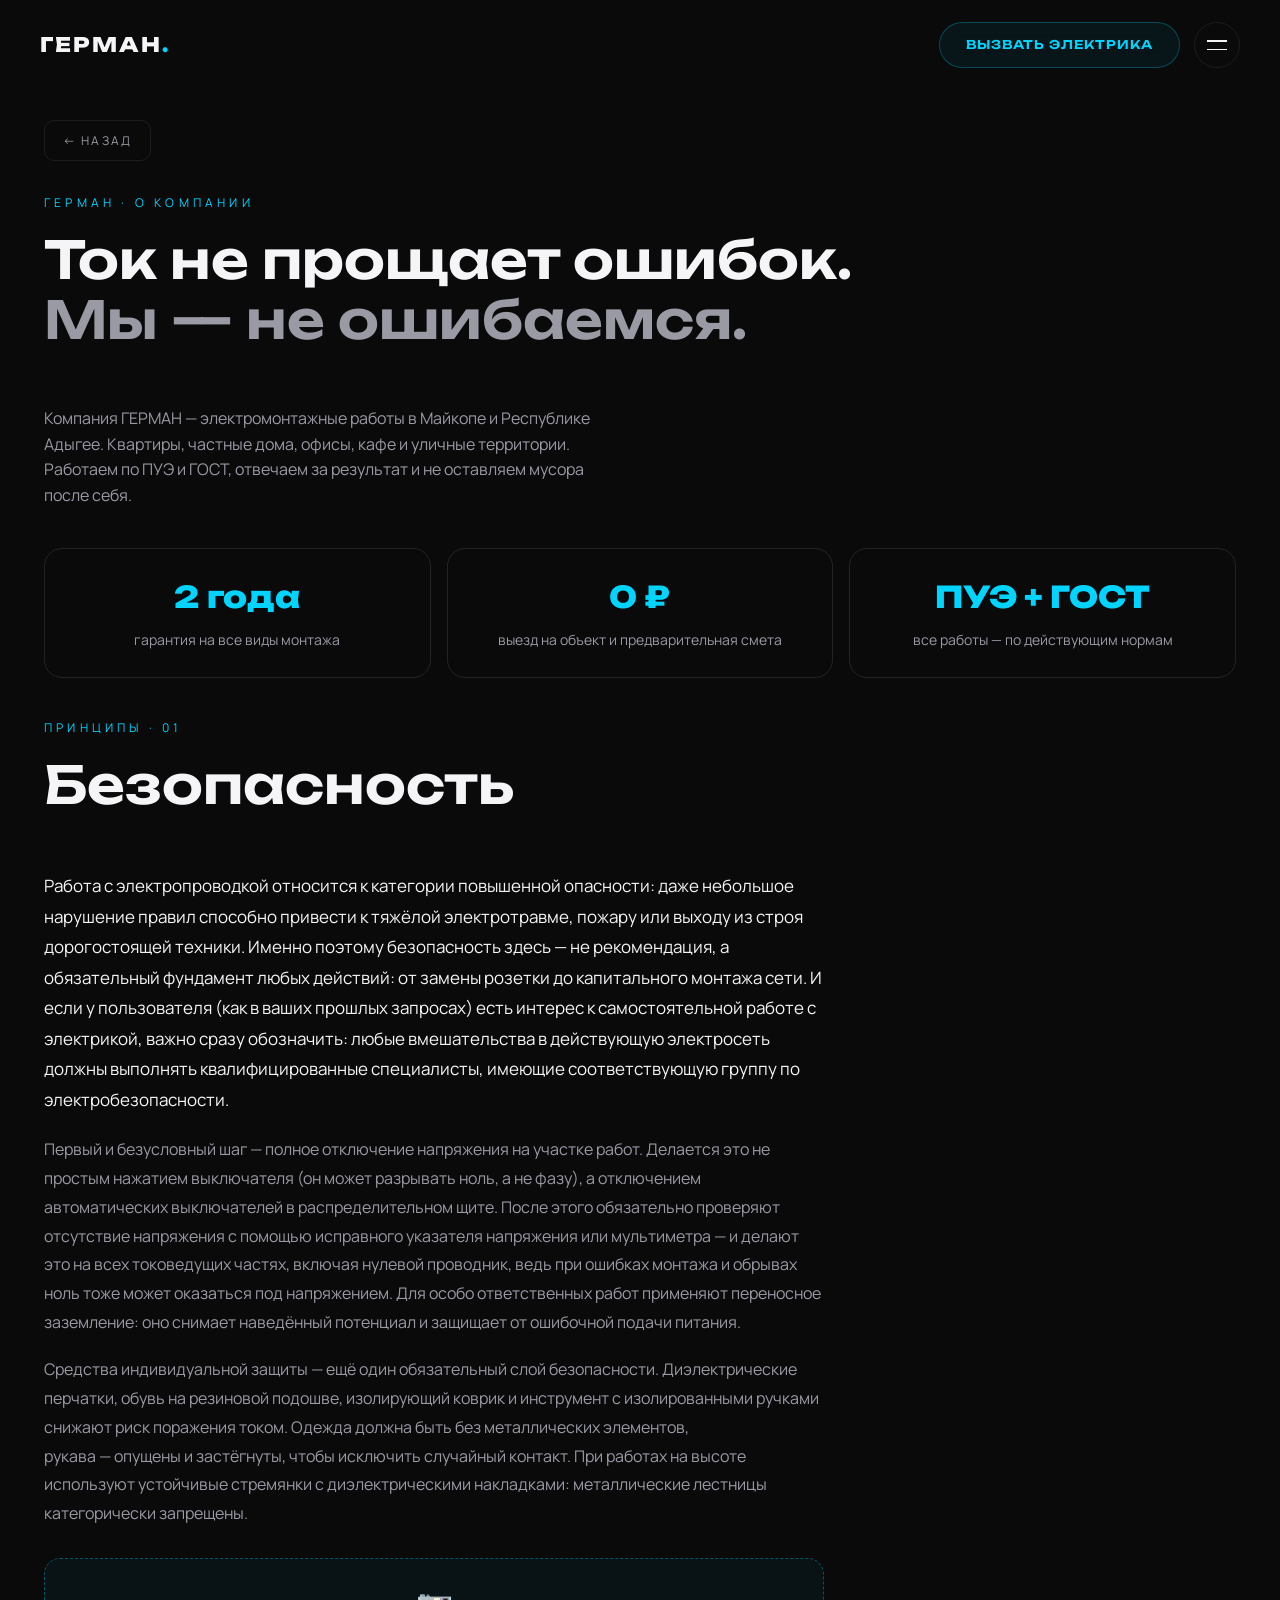
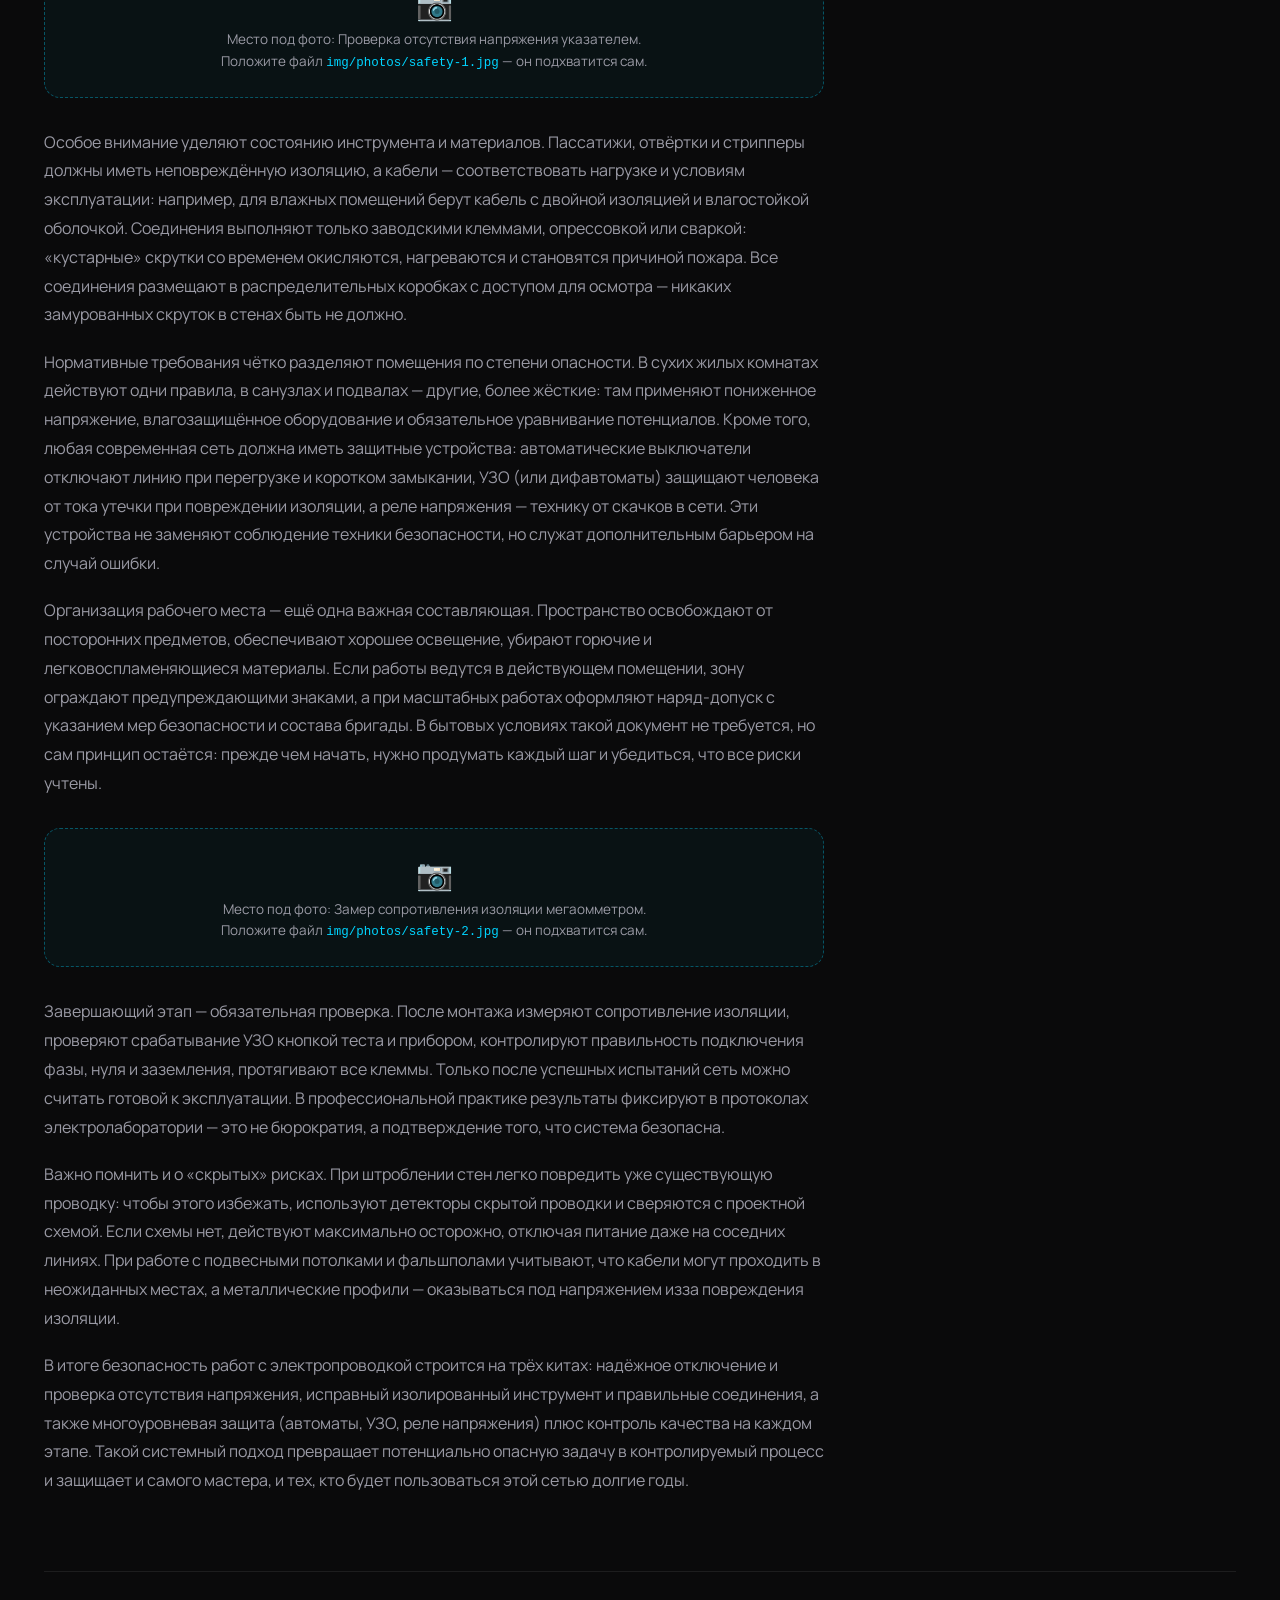
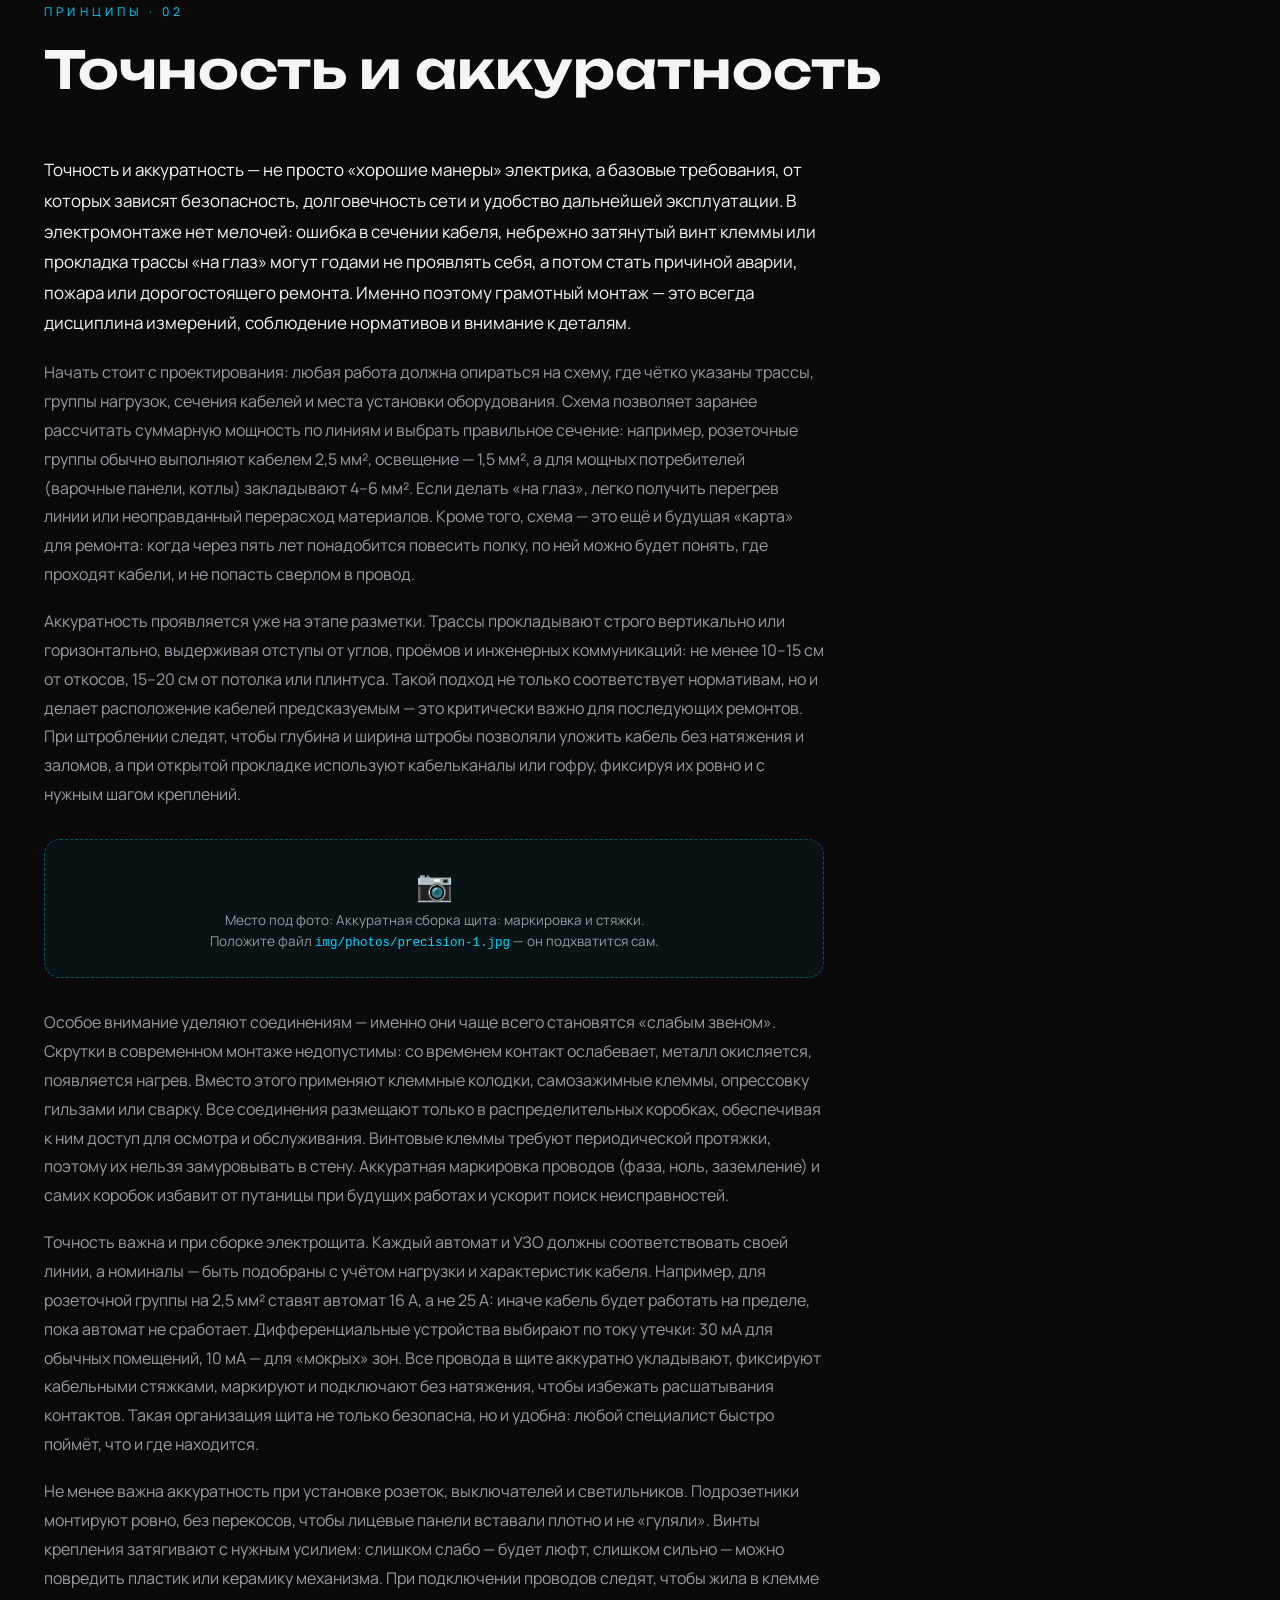
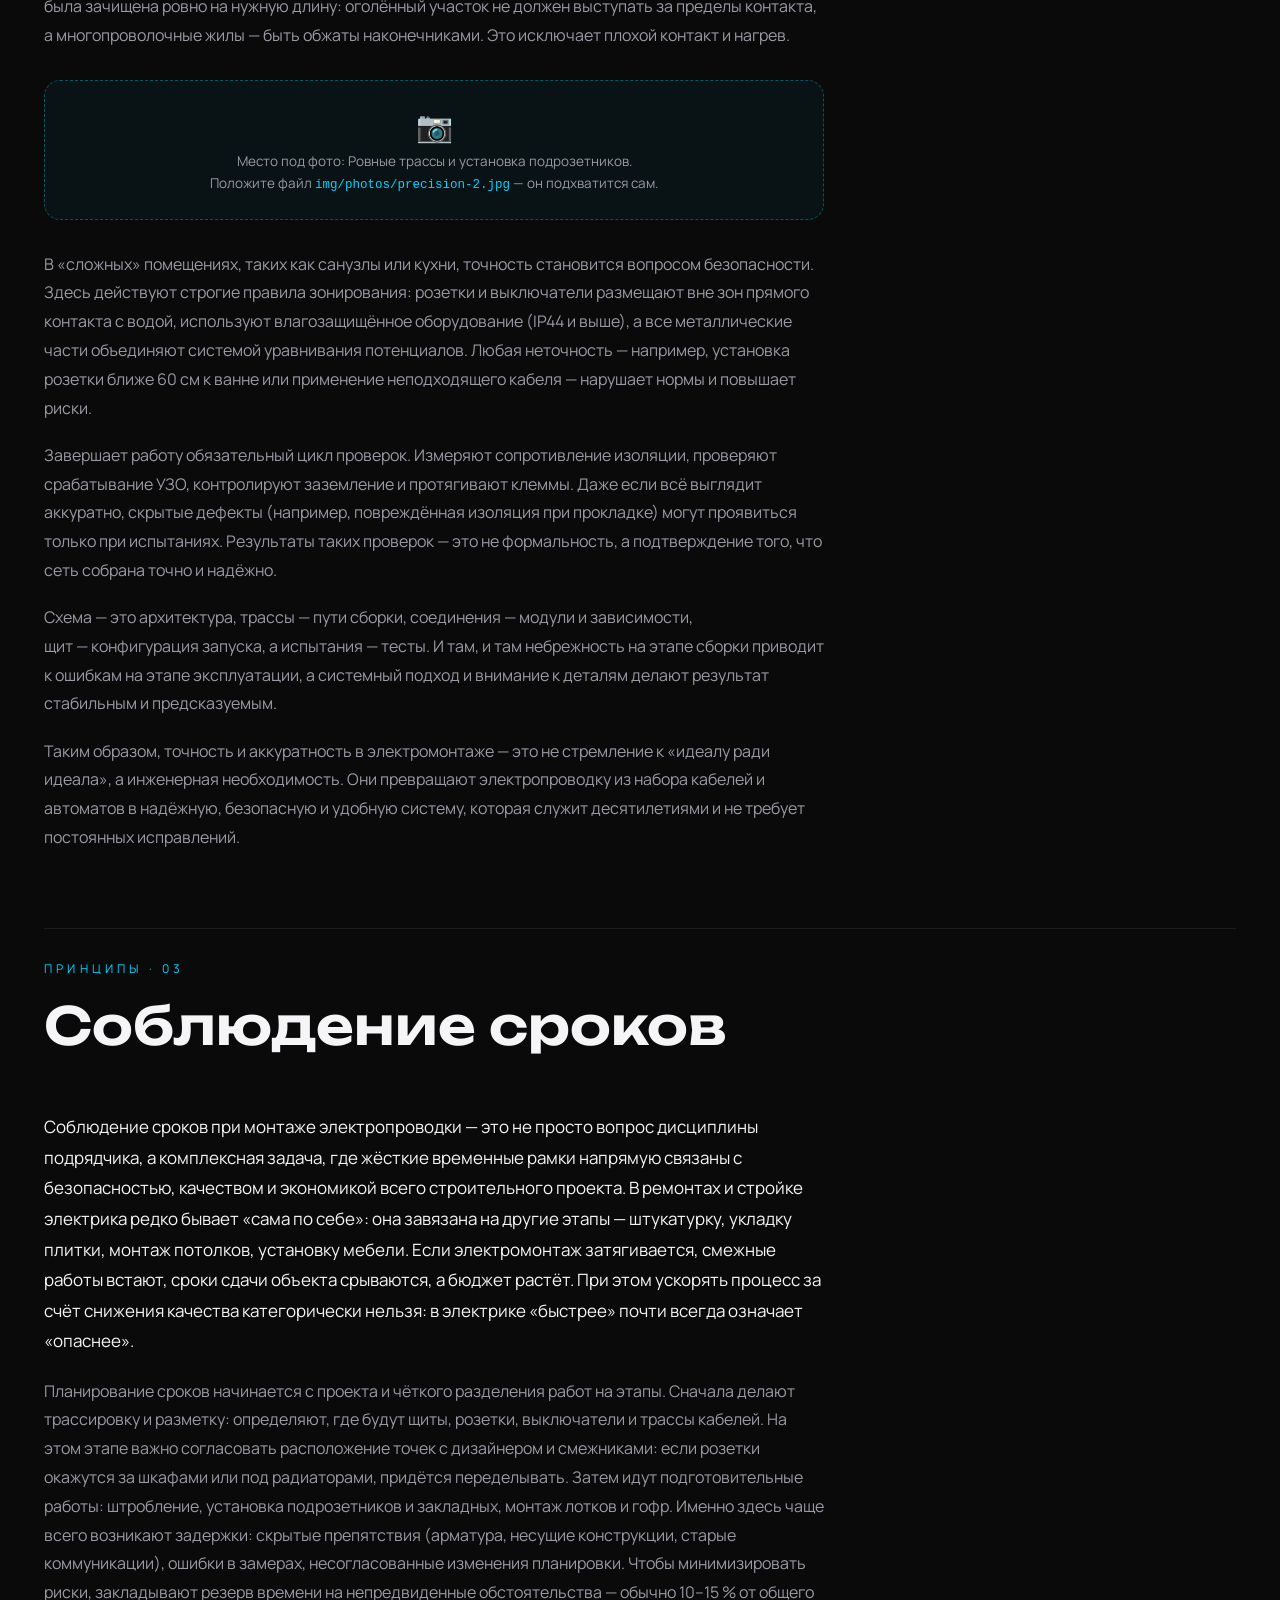
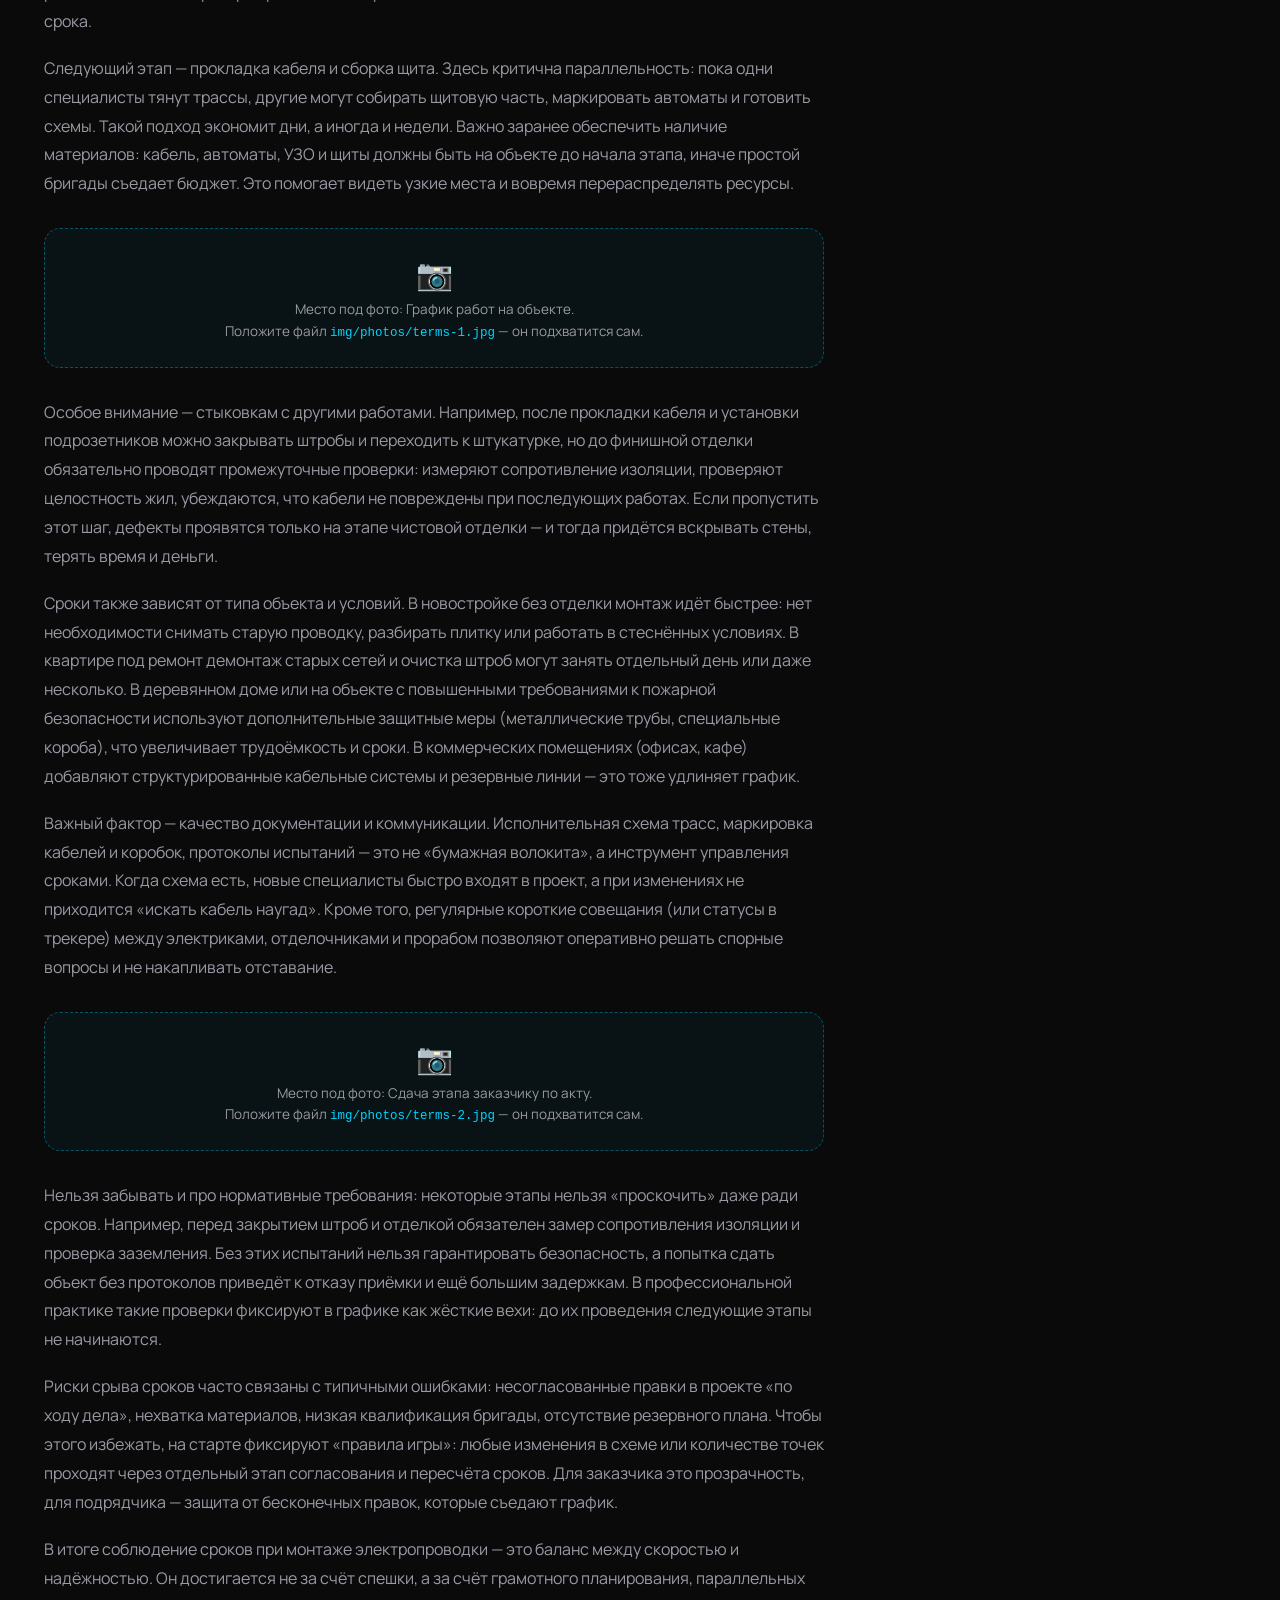
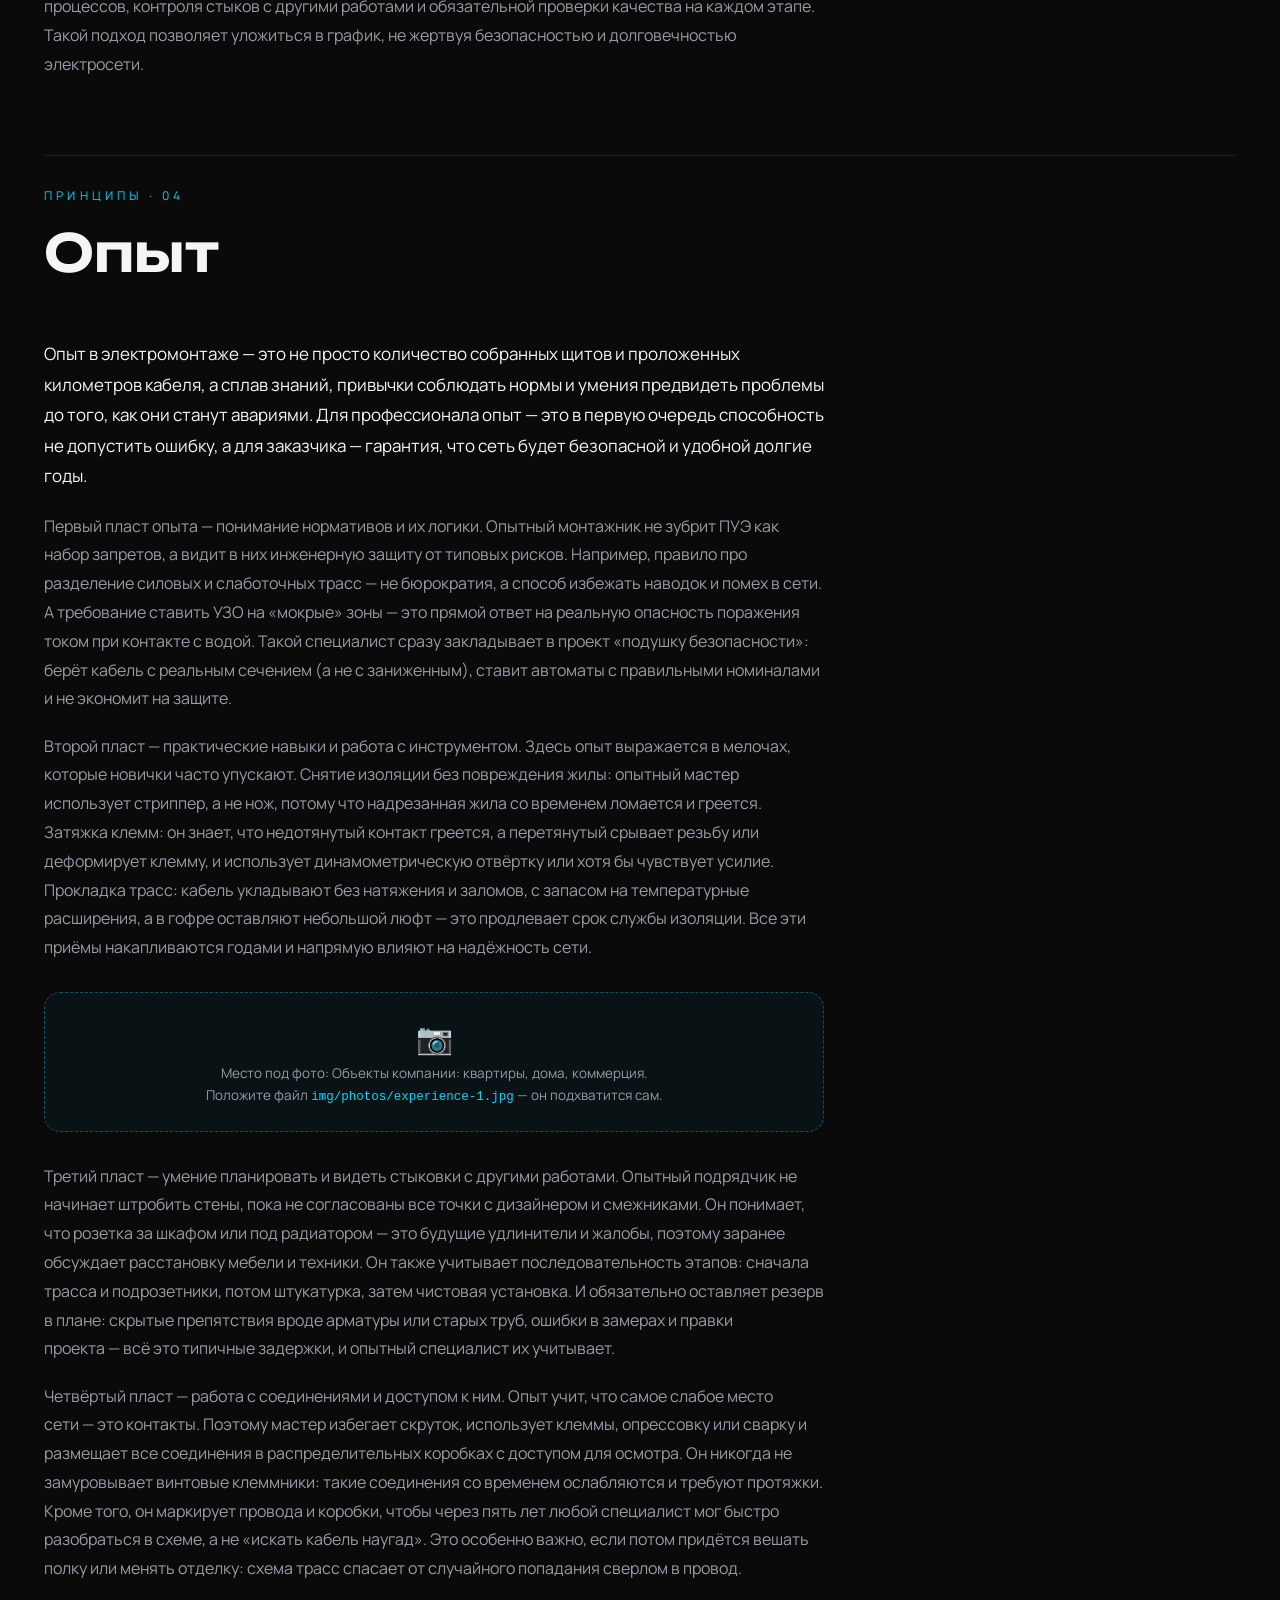
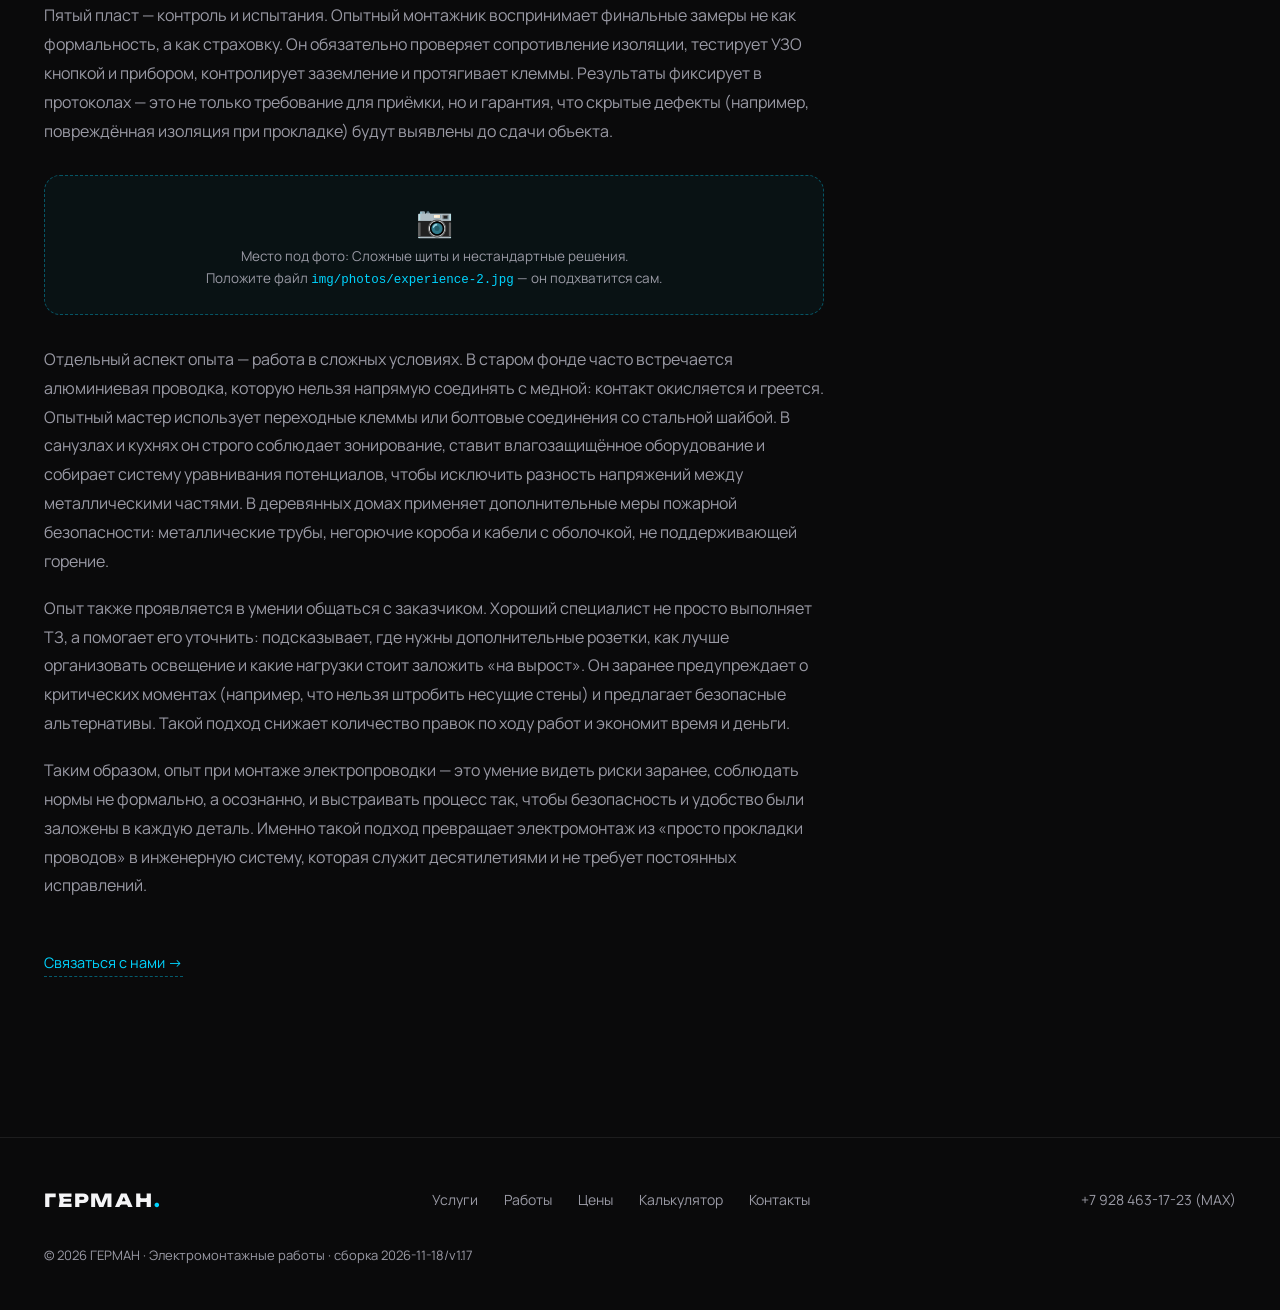
<file: pages/about.html>
<!DOCTYPE html>
<html lang="ru">
<head>
  <meta charset="UTF-8">
  <meta name="viewport" content="width=device-width, initial-scale=1.0">
  <title>О компании ГЕРМАН — электромонтаж в Майкопе и Адыгее</title>
  <meta name="description" content="ГЕРМАН: безопасность, точность, сроки и опыт в электромонтаже. Гарантия 2 года, работы по ПУЭ и ГОСТ.">
  <meta name="theme-color" content="#0A0A0B">
  <link rel="icon" href="data:image/svg+xml,<svg xmlns='http://www.w3.org/2000/svg' viewBox='0 0 24 24'><path fill='%2300D4FF' d='M13 2L4 14h6l-1 8 9-12h-6l1-8z'/></svg>">
  <link rel="preconnect" href="https://fonts.googleapis.com">
  <link rel="preconnect" href="https://fonts.gstatic.com" crossorigin>
  <link href="https://fonts.googleapis.com/css2?family=Unbounded:wght@400;600;800&family=Manrope:wght@400;500;700&display=swap" rel="stylesheet">
  <link rel="stylesheet" href="../css/style.css?v=35">
</head>
<body>

  <!-- ===== Шапка ===== -->
  <header class="header">
    <a href="../index.html" class="header__logo">ГЕРМАН<span class="accent">.</span></a>
    <div class="header__controls">
      <a href="contacts.html" class="cta-fixed"><span class="cta-long">Вызвать электрика</span><span class="cta-short">Электрик</span></a>
      <button class="burger" id="burger" aria-label="Открыть меню" aria-expanded="false">
        <span class="burger__line"></span>
        <span class="burger__line"></span>
      </button>
    </div>
  </header>

  <!-- ===== Полноэкранное меню ===== -->
  <nav class="menu" id="menu" aria-hidden="true">
    <ul class="menu__list">
      <li class="menu__item"><a href="../index.html" class="menu__link">Главная</a></li>
      <li class="menu__item"><a href="services.html" class="menu__link">Услуги</a></li>
      <li class="menu__item"><a href="portfolio.html" class="menu__link">Работы</a></li>
      <li class="menu__item"><a href="price.html" class="menu__link">Цены</a></li>
      <li class="menu__item"><a href="about.html" class="menu__link">О компании</a></li>
      <li class="menu__item"><a href="contacts.html" class="menu__link">Контакты</a></li>
    </ul>
    <div class="menu__contacts">
      <a href="tel:+79284631723" class="menu__phone">+7 928 463-17-23</a>
      <span class="menu__note">Майкоп · Республика Адыгея</span>
    </div>
  </nav>
  <main>
    <section class="section">
      <div class="container">
        <a href="../index.html" class="calc-back">← Назад</a>
        <p class="kicker">ГЕРМАН · о компании</p>
        <h1 class="section__title">Ток не прощает ошибок. <br><span class="text-dim">Мы — не ошибаемся.</span></h1>
        <p class="price-note">Компания ГЕРМАН — электромонтажные работы в Майкопе и Республике Адыгее.
          Квартиры, частные дома, офисы, кафе и уличные территории. Работаем по ПУЭ и ГОСТ,
          отвечаем за результат и не оставляем мусора после себя.</p>
        <div class="facts">
          <div class="fact"><span class="fact__num">2 года</span><span class="fact__text">гарантия на все виды монтажа</span></div>
          <div class="fact"><span class="fact__num">0 ₽</span><span class="fact__text">выезд на объект и предварительная смета</span></div>
          <div class="fact"><span class="fact__num">ПУЭ + ГОСТ</span><span class="fact__text">все работы — по действующим нормам</span></div>
        </div>

      <section class="work-article" id="safety">
        <p class="kicker">Принципы · 01</p>
        <h2 class="section__title">Безопасность</h2>
<div class="article">
          <p>Работа с электропроводкой относится к категории повышенной опасности: даже небольшое нарушение правил способно привести к тяжёлой электротравме, пожару или выходу из строя дорогостоящей техники. Именно поэтому безопасность здесь — не рекомендация, а обязательный фундамент любых действий: от замены розетки до капитального монтажа сети. И если у пользователя (как в ваших прошлых запросах) есть интерес к самостоятельной работе с электрикой, важно сразу обозначить: любые вмешательства в действующую электросеть должны выполнять квалифицированные специалисты, имеющие соответствующую группу по электробезопасности.</p>
          <p>Первый и безусловный шаг — полное отключение напряжения на участке работ. Делается это не простым нажатием выключателя (он может разрывать ноль, а не фазу), а отключением автоматических выключателей в распределительном щите. После этого обязательно проверяют отсутствие напряжения с помощью исправного указателя напряжения или мультиметра — и делают это на всех токоведущих частях, включая нулевой проводник, ведь при ошибках монтажа и обрывах ноль тоже может оказаться под напряжением. Для особо ответственных работ применяют переносное заземление: оно снимает наведённый потенциал и защищает от ошибочной подачи питания.</p>
          <p>Средства индивидуальной защиты — ещё один обязательный слой безопасности. Диэлектрические перчатки, обувь на резиновой подошве, изолирующий коврик и инструмент с изолированными ручками снижают риск поражения током. Одежда должна быть без металлических элементов, рукава — опущены и застёгнуты, чтобы исключить случайный контакт. При работах на высоте используют устойчивые стремянки с диэлектрическими накладками: металлические лестницы категорически запрещены.</p>
          <figure class="photo" data-photo="../img/photos/safety-1.jpg" data-alt="Проверка отсутствия напряжения указателем">
            <span class="photo__frame" aria-hidden="true">📷</span>
            <figcaption>Место под фото: Проверка отсутствия напряжения указателем.<br>Положите файл <code>img/photos/safety-1.jpg</code> — он подхватится сам.</figcaption>
          </figure>
          <p>Особое внимание уделяют состоянию инструмента и материалов. Пассатижи, отвёртки и стрипперы должны иметь неповреждённую изоляцию, а кабели — соответствовать нагрузке и условиям эксплуатации: например, для влажных помещений берут кабель с двойной изоляцией и влагостойкой оболочкой. Соединения выполняют только заводскими клеммами, опрессовкой или сваркой: «кустарные» скрутки со временем окисляются, нагреваются и становятся причиной пожара. Все соединения размещают в распределительных коробках с доступом для осмотра — никаких замурованных скруток в стенах быть не должно.</p>
          <p>Нормативные требования чётко разделяют помещения по степени опасности. В сухих жилых комнатах действуют одни правила, в санузлах и подвалах — другие, более жёсткие: там применяют пониженное напряжение, влагозащищённое оборудование и обязательное уравнивание потенциалов. Кроме того, любая современная сеть должна иметь защитные устройства: автоматические выключатели отключают линию при перегрузке и коротком замыкании, УЗО (или дифавтоматы) защищают человека от тока утечки при повреждении изоляции, а реле напряжения — технику от скачков в сети. Эти устройства не заменяют соблюдение техники безопасности, но служат дополнительным барьером на случай ошибки.</p>
          <p>Организация рабочего места — ещё одна важная составляющая. Пространство освобождают от посторонних предметов, обеспечивают хорошее освещение, убирают горючие и легковоспламеняющиеся материалы. Если работы ведутся в действующем помещении, зону ограждают предупреждающими знаками, а при масштабных работах оформляют наряд-допуск с указанием мер безопасности и состава бригады. В бытовых условиях такой документ не требуется, но сам принцип остаётся: прежде чем начать, нужно продумать каждый шаг и убедиться, что все риски учтены.</p>
          <figure class="photo" data-photo="../img/photos/safety-2.jpg" data-alt="Замер сопротивления изоляции мегаомметром">
            <span class="photo__frame" aria-hidden="true">📷</span>
            <figcaption>Место под фото: Замер сопротивления изоляции мегаомметром.<br>Положите файл <code>img/photos/safety-2.jpg</code> — он подхватится сам.</figcaption>
          </figure>
          <p>Завершающий этап — обязательная проверка. После монтажа измеряют сопротивление изоляции, проверяют срабатывание УЗО кнопкой теста и прибором, контролируют правильность подключения фазы, нуля и заземления, протягивают все клеммы. Только после успешных испытаний сеть можно считать готовой к эксплуатации. В профессиональной практике результаты фиксируют в протоколах электролаборатории — это не бюрократия, а подтверждение того, что система безопасна.</p>
          <p>Важно помнить и о «скрытых» рисках. При штроблении стен легко повредить уже существующую проводку: чтобы этого избежать, используют детекторы скрытой проводки и сверяются с проектной схемой. Если схемы нет, действуют максимально осторожно, отключая питание даже на соседних линиях. При работе с подвесными потолками и фальшполами учитывают, что кабели могут проходить в неожиданных местах, а металлические профили — оказываться под напряжением изза повреждения изоляции.</p>
          <p>В итоге безопасность работ с электропроводкой строится на трёх китах: надёжное отключение и проверка отсутствия напряжения, исправный изолированный инструмент и правильные соединения, а также многоуровневая защита (автоматы, УЗО, реле напряжения) плюс контроль качества на каждом этапе. Такой системный подход превращает потенциально опасную задачу в контролируемый процесс и защищает и самого мастера, и тех, кто будет пользоваться этой сетью долгие годы.</p>
        </div>
      </section>
      <section class="work-article" id="precision">
        <p class="kicker">Принципы · 02</p>
        <h2 class="section__title">Точность и аккуратность</h2>
<div class="article">
          <p>Точность и аккуратность — не просто «хорошие манеры» электрика, а базовые требования, от которых зависят безопасность, долговечность сети и удобство дальнейшей эксплуатации. В электромонтаже нет мелочей: ошибка в сечении кабеля, небрежно затянутый винт клеммы или прокладка трассы «на глаз» могут годами не проявлять себя, а потом стать причиной аварии, пожара или дорогостоящего ремонта. Именно поэтому грамотный монтаж — это всегда дисциплина измерений, соблюдение нормативов и внимание к деталям.</p>
          <p>Начать стоит с проектирования: любая работа должна опираться на схему, где чётко указаны трассы, группы нагрузок, сечения кабелей и места установки оборудования. Схема позволяет заранее рассчитать суммарную мощность по линиям и выбрать правильное сечение: например, розеточные группы обычно выполняют кабелем 2,5 мм², освещение — 1,5 мм², а для мощных потребителей (варочные панели, котлы) закладывают 4–6 мм². Если делать «на глаз», легко получить перегрев линии или неоправданный перерасход материалов. Кроме того, схема — это ещё и будущая «карта» для ремонта: когда через пять лет понадобится повесить полку, по ней можно будет понять, где проходят кабели, и не попасть сверлом в провод.</p>
          <p>Аккуратность проявляется уже на этапе разметки. Трассы прокладывают строго вертикально или горизонтально, выдерживая отступы от углов, проёмов и инженерных коммуникаций: не менее 10–15 см от откосов, 15–20 см от потолка или плинтуса. Такой подход не только соответствует нормативам, но и делает расположение кабелей предсказуемым — это критически важно для последующих ремонтов. При штроблении следят, чтобы глубина и ширина штробы позволяли уложить кабель без натяжения и заломов, а при открытой прокладке используют кабельканалы или гофру, фиксируя их ровно и с нужным шагом креплений.</p>
          <figure class="photo" data-photo="../img/photos/precision-1.jpg" data-alt="Аккуратная сборка щита: маркировка и стяжки">
            <span class="photo__frame" aria-hidden="true">📷</span>
            <figcaption>Место под фото: Аккуратная сборка щита: маркировка и стяжки.<br>Положите файл <code>img/photos/precision-1.jpg</code> — он подхватится сам.</figcaption>
          </figure>
          <p>Особое внимание уделяют соединениям — именно они чаще всего становятся «слабым звеном». Скрутки в современном монтаже недопустимы: со временем контакт ослабевает, металл окисляется, появляется нагрев. Вместо этого применяют клеммные колодки, самозажимные клеммы, опрессовку гильзами или сварку. Все соединения размещают только в распределительных коробках, обеспечивая к ним доступ для осмотра и обслуживания. Винтовые клеммы требуют периодической протяжки, поэтому их нельзя замуровывать в стену. Аккуратная маркировка проводов (фаза, ноль, заземление) и самих коробок избавит от путаницы при будущих работах и ускорит поиск неисправностей.</p>
          <p>Точность важна и при сборке электрощита. Каждый автомат и УЗО должны соответствовать своей линии, а номиналы — быть подобраны с учётом нагрузки и характеристик кабеля. Например, для розеточной группы на 2,5 мм² ставят автомат 16 А, а не 25 А: иначе кабель будет работать на пределе, пока автомат не сработает. Дифференциальные устройства выбирают по току утечки: 30 мА для обычных помещений, 10 мА — для «мокрых» зон. Все провода в щите аккуратно укладывают, фиксируют кабельными стяжками, маркируют и подключают без натяжения, чтобы избежать расшатывания контактов. Такая организация щита не только безопасна, но и удобна: любой специалист быстро поймёт, что и где находится.</p>
          <p>Не менее важна аккуратность при установке розеток, выключателей и светильников. Подрозетники монтируют ровно, без перекосов, чтобы лицевые панели вставали плотно и не «гуляли». Винты крепления затягивают с нужным усилием: слишком слабо — будет люфт, слишком сильно — можно повредить пластик или керамику механизма. При подключении проводов следят, чтобы жила в клемме была зачищена ровно на нужную длину: оголённый участок не должен выступать за пределы контакта, а многопроволочные жилы — быть обжаты наконечниками. Это исключает плохой контакт и нагрев.</p>
          <figure class="photo" data-photo="../img/photos/precision-2.jpg" data-alt="Ровные трассы и установка подрозетников">
            <span class="photo__frame" aria-hidden="true">📷</span>
            <figcaption>Место под фото: Ровные трассы и установка подрозетников.<br>Положите файл <code>img/photos/precision-2.jpg</code> — он подхватится сам.</figcaption>
          </figure>
          <p>В «сложных» помещениях, таких как санузлы или кухни, точность становится вопросом безопасности. Здесь действуют строгие правила зонирования: розетки и выключатели размещают вне зон прямого контакта с водой, используют влагозащищённое оборудование (IP44 и выше), а все металлические части объединяют системой уравнивания потенциалов. Любая неточность — например, установка розетки ближе 60 см к ванне или применение неподходящего кабеля — нарушает нормы и повышает риски.</p>
          <p>Завершает работу обязательный цикл проверок. Измеряют сопротивление изоляции, проверяют срабатывание УЗО, контролируют заземление и протягивают клеммы. Даже если всё выглядит аккуратно, скрытые дефекты (например, повреждённая изоляция при прокладке) могут проявиться только при испытаниях. Результаты таких проверок — это не формальность, а подтверждение того, что сеть собрана точно и надёжно.</p>
          <p>Схема — это архитектура, трассы — пути сборки, соединения — модули и зависимости, щит — конфигурация запуска, а испытания — тесты. И там, и там небрежность на этапе сборки приводит к ошибкам на этапе эксплуатации, а системный подход и внимание к деталям делают результат стабильным и предсказуемым.</p>
          <p>Таким образом, точность и аккуратность в электромонтаже — это не стремление к «идеалу ради идеала», а инженерная необходимость. Они превращают электропроводку из набора кабелей и автоматов в надёжную, безопасную и удобную систему, которая служит десятилетиями и не требует постоянных исправлений.</p>
        </div>
      </section>
      <section class="work-article" id="terms">
        <p class="kicker">Принципы · 03</p>
        <h2 class="section__title">Соблюдение сроков</h2>
<div class="article">
          <p>Соблюдение сроков при монтаже электропроводки — это не просто вопрос дисциплины подрядчика, а комплексная задача, где жёсткие временные рамки напрямую связаны с безопасностью, качеством и экономикой всего строительного проекта. В ремонтах и стройке электрика редко бывает «сама по себе»: она завязана на другие этапы — штукатурку, укладку плитки, монтаж потолков, установку мебели. Если электромонтаж затягивается, смежные работы встают, сроки сдачи объекта срываются, а бюджет растёт. При этом ускорять процесс за счёт снижения качества категорически нельзя: в электрике «быстрее» почти всегда означает «опаснее».</p>
          <p>Планирование сроков начинается с проекта и чёткого разделения работ на этапы. Сначала делают трассировку и разметку: определяют, где будут щиты, розетки, выключатели и трассы кабелей. На этом этапе важно согласовать расположение точек с дизайнером и смежниками: если розетки окажутся за шкафами или под радиаторами, придётся переделывать. Затем идут подготовительные работы: штробление, установка подрозетников и закладных, монтаж лотков и гофр. Именно здесь чаще всего возникают задержки: скрытые препятствия (арматура, несущие конструкции, старые коммуникации), ошибки в замерах, несогласованные изменения планировки. Чтобы минимизировать риски, закладывают резерв времени на непредвиденные обстоятельства — обычно 10–15 % от общего срока.</p>
          <p>Следующий этап — прокладка кабеля и сборка щита. Здесь критична параллельность: пока одни специалисты тянут трассы, другие могут собирать щитовую часть, маркировать автоматы и готовить схемы. Такой подход экономит дни, а иногда и недели. Важно заранее обеспечить наличие материалов: кабель, автоматы, УЗО и щиты должны быть на объекте до начала этапа, иначе простой бригады съедает бюджет. Это помогает видеть узкие места и вовремя перераспределять ресурсы.</p>
          <figure class="photo" data-photo="../img/photos/terms-1.jpg" data-alt="График работ на объекте">
            <span class="photo__frame" aria-hidden="true">📷</span>
            <figcaption>Место под фото: График работ на объекте.<br>Положите файл <code>img/photos/terms-1.jpg</code> — он подхватится сам.</figcaption>
          </figure>
          <p>Особое внимание — стыковкам с другими работами. Например, после прокладки кабеля и установки подрозетников можно закрывать штробы и переходить к штукатурке, но до финишной отделки обязательно проводят промежуточные проверки: измеряют сопротивление изоляции, проверяют целостность жил, убеждаются, что кабели не повреждены при последующих работах. Если пропустить этот шаг, дефекты проявятся только на этапе чистовой отделки — и тогда придётся вскрывать стены, терять время и деньги.</p>
          <p>Сроки также зависят от типа объекта и условий. В новостройке без отделки монтаж идёт быстрее: нет необходимости снимать старую проводку, разбирать плитку или работать в стеснённых условиях. В квартире под ремонт демонтаж старых сетей и очистка штроб могут занять отдельный день или даже несколько. В деревянном доме или на объекте с повышенными требованиями к пожарной безопасности используют дополнительные защитные меры (металлические трубы, специальные короба), что увеличивает трудоёмкость и сроки. В коммерческих помещениях (офисах, кафе) добавляют структурированные кабельные системы и резервные линии — это тоже удлиняет график.</p>
          <p>Важный фактор — качество документации и коммуникации. Исполнительная схема трасс, маркировка кабелей и коробок, протоколы испытаний — это не «бумажная волокита», а инструмент управления сроками. Когда схема есть, новые специалисты быстро входят в проект, а при изменениях не приходится «искать кабель наугад». Кроме того, регулярные короткие совещания (или статусы в трекере) между электриками, отделочниками и прорабом позволяют оперативно решать спорные вопросы и не накапливать отставание.</p>
          <figure class="photo" data-photo="../img/photos/terms-2.jpg" data-alt="Сдача этапа заказчику по акту">
            <span class="photo__frame" aria-hidden="true">📷</span>
            <figcaption>Место под фото: Сдача этапа заказчику по акту.<br>Положите файл <code>img/photos/terms-2.jpg</code> — он подхватится сам.</figcaption>
          </figure>
          <p>Нельзя забывать и про нормативные требования: некоторые этапы нельзя «проскочить» даже ради сроков. Например, перед закрытием штроб и отделкой обязателен замер сопротивления изоляции и проверка заземления. Без этих испытаний нельзя гарантировать безопасность, а попытка сдать объект без протоколов приведёт к отказу приёмки и ещё большим задержкам. В профессиональной практике такие проверки фиксируют в графике как жёсткие вехи: до их проведения следующие этапы не начинаются.</p>
          <p>Риски срыва сроков часто связаны с типичными ошибками: несогласованные правки в проекте «по ходу дела», нехватка материалов, низкая квалификация бригады, отсутствие резервного плана. Чтобы этого избежать, на старте фиксируют «правила игры»: любые изменения в схеме или количестве точек проходят через отдельный этап согласования и пересчёта сроков. Для заказчика это прозрачность, для подрядчика — защита от бесконечных правок, которые съедают график.</p>
          <p>В итоге соблюдение сроков при монтаже электропроводки — это баланс между скоростью и надёжностью. Он достигается не за счёт спешки, а за счёт грамотного планирования, параллельных процессов, контроля стыков с другими работами и обязательной проверки качества на каждом этапе. Такой подход позволяет уложиться в график, не жертвуя безопасностью и долговечностью электросети.</p>
        </div>
      </section>
      <section class="work-article" id="experience">
        <p class="kicker">Принципы · 04</p>
        <h2 class="section__title">Опыт</h2>
<div class="article">
          <p>Опыт в электромонтаже — это не просто количество собранных щитов и проложенных километров кабеля, а сплав знаний, привычки соблюдать нормы и умения предвидеть проблемы до того, как они станут авариями. Для профессионала опыт — это в первую очередь способность не допустить ошибку, а для заказчика — гарантия, что сеть будет безопасной и удобной долгие годы.</p>
          <p>Первый пласт опыта — понимание нормативов и их логики. Опытный монтажник не зубрит ПУЭ как набор запретов, а видит в них инженерную защиту от типовых рисков. Например, правило про разделение силовых и слаботочных трасс — не бюрократия, а способ избежать наводок и помех в сети. А требование ставить УЗО на «мокрые» зоны — это прямой ответ на реальную опасность поражения током при контакте с водой. Такой специалист сразу закладывает в проект «подушку безопасности»: берёт кабель с реальным сечением (а не с заниженным), ставит автоматы с правильными номиналами и не экономит на защите.</p>
          <p>Второй пласт — практические навыки и работа с инструментом. Здесь опыт выражается в мелочах, которые новички часто упускают. Снятие изоляции без повреждения жилы: опытный мастер использует стриппер, а не нож, потому что надрезанная жила со временем ломается и греется. Затяжка клемм: он знает, что недотянутый контакт греется, а перетянутый срывает резьбу или деформирует клемму, и использует динамометрическую отвёртку или хотя бы чувствует усилие. Прокладка трасс: кабель укладывают без натяжения и заломов, с запасом на температурные расширения, а в гофре оставляют небольшой люфт — это продлевает срок службы изоляции. Все эти приёмы накапливаются годами и напрямую влияют на надёжность сети.</p>
          <figure class="photo" data-photo="../img/photos/experience-1.jpg" data-alt="Объекты компании: квартиры, дома, коммерция">
            <span class="photo__frame" aria-hidden="true">📷</span>
            <figcaption>Место под фото: Объекты компании: квартиры, дома, коммерция.<br>Положите файл <code>img/photos/experience-1.jpg</code> — он подхватится сам.</figcaption>
          </figure>
          <p>Третий пласт — умение планировать и видеть стыковки с другими работами. Опытный подрядчик не начинает штробить стены, пока не согласованы все точки с дизайнером и смежниками. Он понимает, что розетка за шкафом или под радиатором — это будущие удлинители и жалобы, поэтому заранее обсуждает расстановку мебели и техники. Он также учитывает последовательность этапов: сначала трасса и подрозетники, потом штукатурка, затем чистовая установка. И обязательно оставляет резерв в плане: скрытые препятствия вроде арматуры или старых труб, ошибки в замерах и правки проекта — всё это типичные задержки, и опытный специалист их учитывает.</p>
          <p>Четвёртый пласт — работа с соединениями и доступом к ним. Опыт учит, что самое слабое место сети — это контакты. Поэтому мастер избегает скруток, использует клеммы, опрессовку или сварку и размещает все соединения в распределительных коробках с доступом для осмотра. Он никогда не замуровывает винтовые клеммники: такие соединения со временем ослабляются и требуют протяжки. Кроме того, он маркирует провода и коробки, чтобы через пять лет любой специалист мог быстро разобраться в схеме, а не «искать кабель наугад». Это особенно важно, если потом придётся вешать полку или менять отделку: схема трасс спасает от случайного попадания сверлом в провод.</p>
          <p>Пятый пласт — контроль и испытания. Опытный монтажник воспринимает финальные замеры не как формальность, а как страховку. Он обязательно проверяет сопротивление изоляции, тестирует УЗО кнопкой и прибором, контролирует заземление и протягивает клеммы. Результаты фиксирует в протоколах — это не только требование для приёмки, но и гарантия, что скрытые дефекты (например, повреждённая изоляция при прокладке) будут выявлены до сдачи объекта.</p>
          <figure class="photo" data-photo="../img/photos/experience-2.jpg" data-alt="Сложные щиты и нестандартные решения">
            <span class="photo__frame" aria-hidden="true">📷</span>
            <figcaption>Место под фото: Сложные щиты и нестандартные решения.<br>Положите файл <code>img/photos/experience-2.jpg</code> — он подхватится сам.</figcaption>
          </figure>
          <p>Отдельный аспект опыта — работа в сложных условиях. В старом фонде часто встречается алюминиевая проводка, которую нельзя напрямую соединять с медной: контакт окисляется и греется. Опытный мастер использует переходные клеммы или болтовые соединения со стальной шайбой. В санузлах и кухнях он строго соблюдает зонирование, ставит влагозащищённое оборудование и собирает систему уравнивания потенциалов, чтобы исключить разность напряжений между металлическими частями. В деревянных домах применяет дополнительные меры пожарной безопасности: металлические трубы, негорючие короба и кабели с оболочкой, не поддерживающей горение.</p>
          <p>Опыт также проявляется в умении общаться с заказчиком. Хороший специалист не просто выполняет ТЗ, а помогает его уточнить: подсказывает, где нужны дополнительные розетки, как лучше организовать освещение и какие нагрузки стоит заложить «на вырост». Он заранее предупреждает о критических моментах (например, что нельзя штробить несущие стены) и предлагает безопасные альтернативы. Такой подход снижает количество правок по ходу работ и экономит время и деньги.</p>
          <p>Таким образом, опыт при монтаже электропроводки — это умение видеть риски заранее, соблюдать нормы не формально, а осознанно, и выстраивать процесс так, чтобы безопасность и удобство были заложены в каждую деталь. Именно такой подход превращает электромонтаж из «просто прокладки проводов» в инженерную систему, которая служит десятилетиями и не требует постоянных исправлений.</p>
        </div>
      </section>

        <a class="next-page" href="contacts.html">Связаться с нами →</a>
      </div>
    </section>
  </main>

  <!-- ===== Подвал ===== -->
  <footer class="footer">
    <div class="container footer__inner">
      <a href="../index.html" class="footer__logo">ГЕРМАН<span class="accent">.</span></a>
      <nav class="footer__nav">
        <a href="services.html">Услуги</a>
        <a href="portfolio.html">Работы</a>
        <a href="price.html">Цены</a>
        <a href="calc.html">Калькулятор</a>
        <a href="contacts.html">Контакты</a>
      </nav>
      <div class="footer__contacts">
        <a href="tel:+79284631723">+7 928 463-17-23 (МАХ)</a>
      </div>
      <p class="footer__copy">© <span id="year">2026</span> ГЕРМАН · Электромонтажные работы · сборка 2026-11-18/v1.17</p>
    </div>
  </footer>

</body>
</html>
</file>
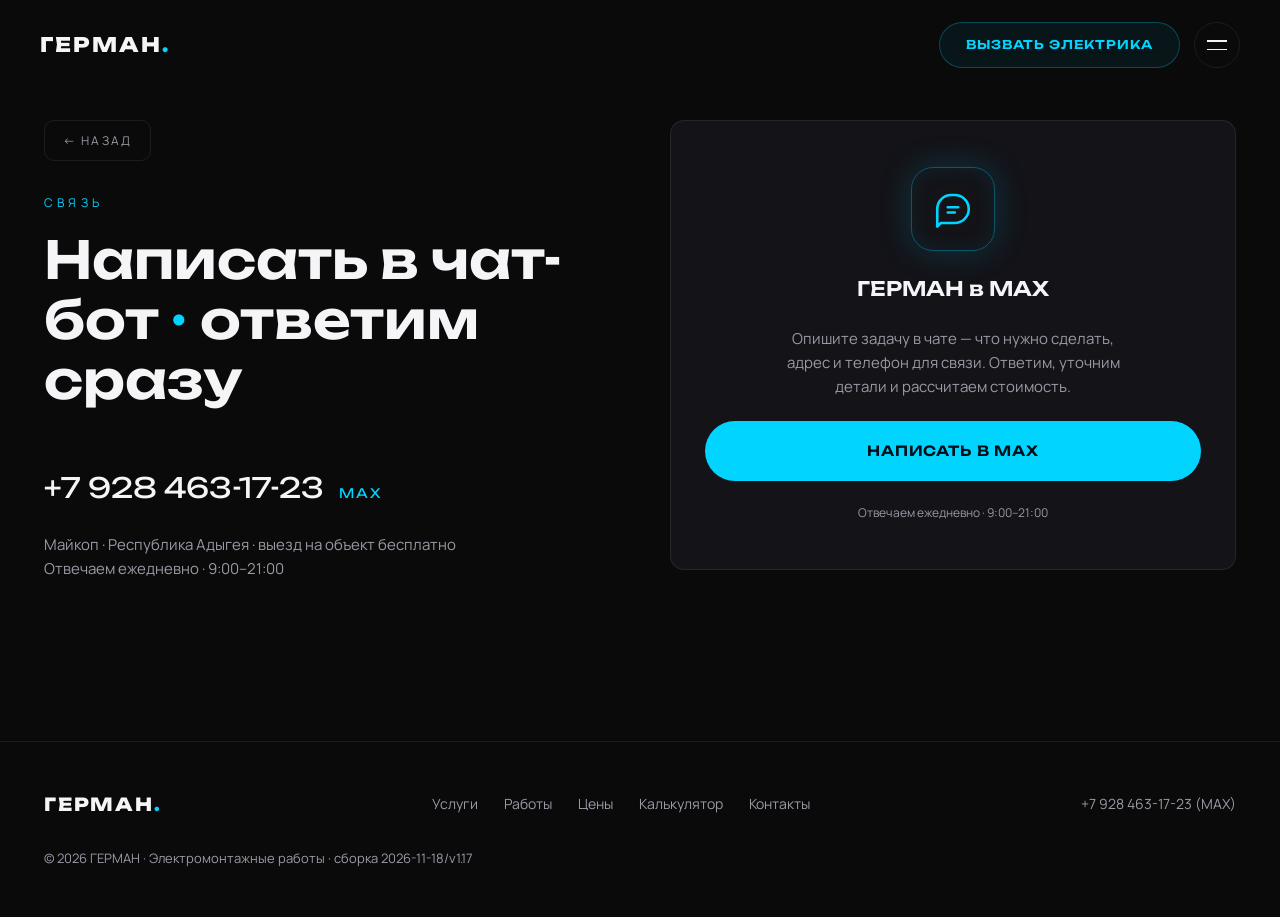
<file: pages/contacts.html>
<!DOCTYPE html>
<html lang="ru">
<head>
  <meta charset="UTF-8">
  <meta name="viewport" content="width=device-width, initial-scale=1.0">
  <title>Контакты — ГЕРМАН, электромонтаж Майкоп</title>
  <meta name="description" content="Контакты ГЕРМАН: +7 928 463-17-23 (МАХ). Чат-бот, Майкоп, Республика Адыгея. Отвечаем ежедневно 9:00–21:00.">
  <meta name="theme-color" content="#0A0A0B">
  <link rel="icon" href="data:image/svg+xml,<svg xmlns='http://www.w3.org/2000/svg' viewBox='0 0 24 24'><path fill='%2300D4FF' d='M13 2L4 14h6l-1 8 9-12h-6l1-8z'/></svg>">
  <link rel="preconnect" href="https://fonts.googleapis.com">
  <link rel="preconnect" href="https://fonts.gstatic.com" crossorigin>
  <link href="https://fonts.googleapis.com/css2?family=Unbounded:wght@400;600;800&family=Manrope:wght@400;500;700&display=swap" rel="stylesheet">
  <link rel="stylesheet" href="../css/style.css?v=35">
</head>
<body>

  <!-- ===== Шапка ===== -->
  <header class="header">
    <a href="../index.html" class="header__logo">ГЕРМАН<span class="accent">.</span></a>
    <div class="header__controls">
      <a href="#contacts" class="cta-fixed"><span class="cta-long">Вызвать электрика</span><span class="cta-short">Электрик</span></a>
      <button class="burger" id="burger" aria-label="Открыть меню" aria-expanded="false">
        <span class="burger__line"></span>
        <span class="burger__line"></span>
      </button>
    </div>
  </header>

  <!-- ===== Полноэкранное меню ===== -->
  <nav class="menu" id="menu" aria-hidden="true">
    <ul class="menu__list">
      <li class="menu__item"><a href="../index.html" class="menu__link">Главная</a></li>
      <li class="menu__item"><a href="services.html" class="menu__link">Услуги</a></li>
      <li class="menu__item"><a href="portfolio.html" class="menu__link">Работы</a></li>
      <li class="menu__item"><a href="price.html" class="menu__link">Цены</a></li>
      <li class="menu__item"><a href="about.html" class="menu__link">О компании</a></li>
      <li class="menu__item"><a href="contacts.html" class="menu__link">Контакты</a></li>
    </ul>
    <div class="menu__contacts">
      <a href="tel:+79284631723" class="menu__phone">+7 928 463-17-23</a>
      <span class="menu__note">Майкоп · Республика Адыгея</span>
    </div>
  </nav>
  <main>
    <section class="section contacts" id="contacts">
      <div class="container contacts__inner">
        <div class="contacts__info">
          <a href="../index.html" class="calc-back">← Назад</a>
          <p class="kicker">Связь</p>
          <h1 class="section__title">Написать в чат-бот <span class="accent">·</span> ответим сразу</h1>
          <div class="contacts__phones">
            <a href="tel:+79284631723" class="contacts__phone">+7 928 463-17-23 <small>МАХ</small></a>
          </div>
          <p class="contacts__addr">Майкоп · Республика Адыгея · выезд на объект бесплатно<br>Отвечаем ежедневно · 9:00–21:00</p>
        </div>
        <!-- TODO: сейчас ТЕСТОВАЯ ссылка на профиль MAX — заменить на постоянную;
     когда появится чат-бот — переключить кнопку на него -->
        <div class="form form--bot">
          <div class="form--bot__icon" aria-hidden="true">
            <svg viewBox="0 0 24 24" fill="none" stroke="currentColor" stroke-width="1.5"><path d="M21 12a8 8 0 0 1-8 8H5l-2 2V12a8 8 0 0 1 8-8h2a8 8 0 0 1 8 8z" stroke-linejoin="round"/><path d="M9 11h6M9 14h4" stroke-linecap="round"/></svg>
          </div>
          <h3 class="form--bot__title">ГЕРМАН в MAX</h3>
          <p class="form--bot__text">Опишите задачу в чате — что нужно сделать, адрес и телефон для связи. Ответим, уточним детали и рассчитаем стоимость.</p>
          <a href="https://max.ru/u/f9LHodD0cOL3EyahnE7r7prAbQwmKE16xMbq9KRESBbTQ9bXbvld6Y7HTOg" target="_blank" rel="noopener" class="btn btn--primary btn--wide">Написать в MAX</a>
          <p class="form__note">Отвечаем ежедневно · 9:00–21:00</p>
        </div>
      </div>
    </section>
  </main>

  <!-- ===== Подвал ===== -->
  <footer class="footer">
    <div class="container footer__inner">
      <a href="../index.html" class="footer__logo">ГЕРМАН<span class="accent">.</span></a>
      <nav class="footer__nav">
        <a href="services.html">Услуги</a>
        <a href="portfolio.html">Работы</a>
        <a href="price.html">Цены</a>
        <a href="calc.html">Калькулятор</a>
        <a href="contacts.html">Контакты</a>
      </nav>
      <div class="footer__contacts">
        <a href="tel:+79284631723">+7 928 463-17-23 (МАХ)</a>
      </div>
      <p class="footer__copy">© <span id="year">2026</span> ГЕРМАН · Электромонтажные работы · сборка 2026-11-18/v1.17</p>
    </div>
  </footer>

</body>
</html>
</file>
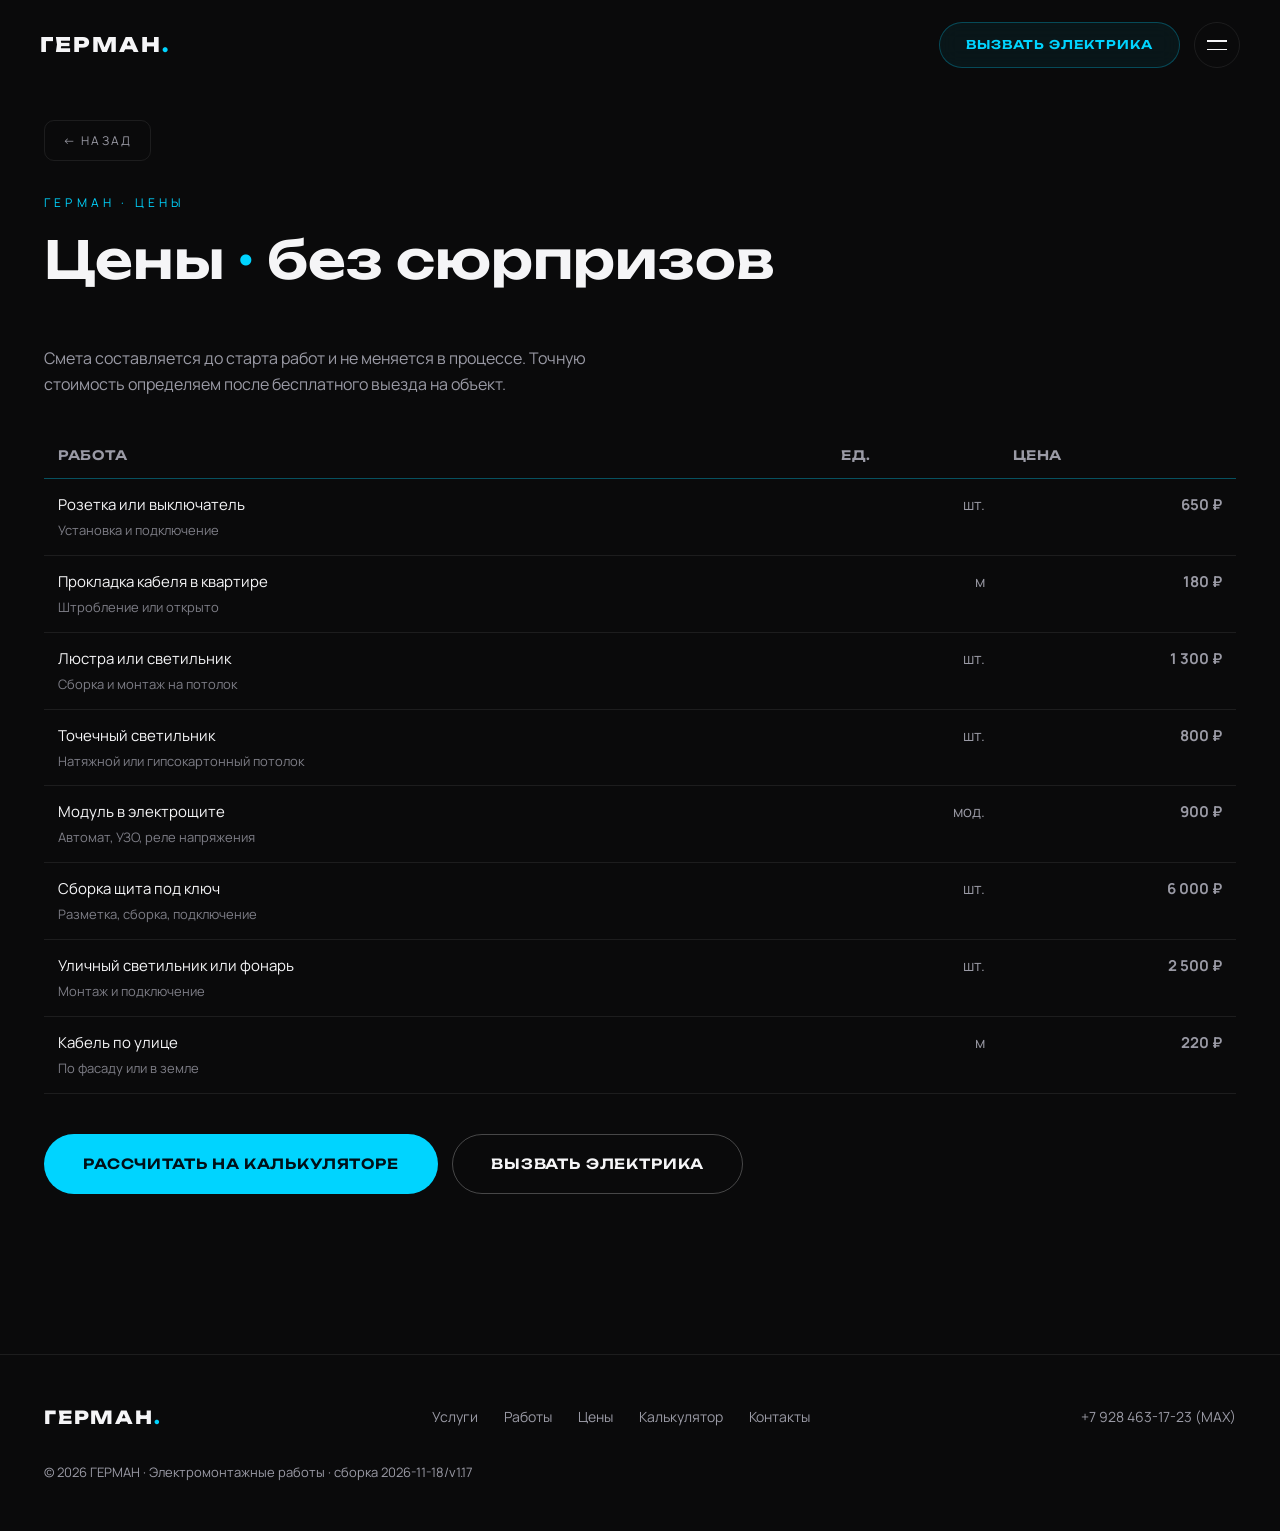
<file: pages/price.html>
<!DOCTYPE html>
<html lang="ru">
<head>
  <meta charset="UTF-8">
  <meta name="viewport" content="width=device-width, initial-scale=1.0">
  <title>Цены на электромонтажные работы — ГЕРМАН</title>
  <meta name="description" content="Прайс-лист ГЕРМАН на электромонтажные работы: розетки, прокладка кабеля, люстры, щиты, уличные светильники.">
  <meta name="theme-color" content="#0A0A0B">
  <link rel="icon" href="data:image/svg+xml,<svg xmlns='http://www.w3.org/2000/svg' viewBox='0 0 24 24'><path fill='%2300D4FF' d='M13 2L4 14h6l-1 8 9-12h-6l1-8z'/></svg>">
  <link rel="preconnect" href="https://fonts.googleapis.com">
  <link rel="preconnect" href="https://fonts.gstatic.com" crossorigin>
  <link href="https://fonts.googleapis.com/css2?family=Unbounded:wght@400;600;800&family=Manrope:wght@400;500;700&display=swap" rel="stylesheet">
  <link rel="stylesheet" href="../css/style.css?v=35">
</head>
<body>

  <!-- ===== Шапка ===== -->
  <header class="header">
    <a href="../index.html" class="header__logo">ГЕРМАН<span class="accent">.</span></a>
    <div class="header__controls">
      <a href="contacts.html" class="cta-fixed"><span class="cta-long">Вызвать электрика</span><span class="cta-short">Электрик</span></a>
      <button class="burger" id="burger" aria-label="Открыть меню" aria-expanded="false">
        <span class="burger__line"></span>
        <span class="burger__line"></span>
      </button>
    </div>
  </header>

  <!-- ===== Полноэкранное меню ===== -->
  <nav class="menu" id="menu" aria-hidden="true">
    <ul class="menu__list">
      <li class="menu__item"><a href="../index.html" class="menu__link">Главная</a></li>
      <li class="menu__item"><a href="services.html" class="menu__link">Услуги</a></li>
      <li class="menu__item"><a href="portfolio.html" class="menu__link">Работы</a></li>
      <li class="menu__item"><a href="price.html" class="menu__link">Цены</a></li>
      <li class="menu__item"><a href="about.html" class="menu__link">О компании</a></li>
      <li class="menu__item"><a href="contacts.html" class="menu__link">Контакты</a></li>
    </ul>
    <div class="menu__contacts">
      <a href="tel:+79284631723" class="menu__phone">+7 928 463-17-23</a>
      <span class="menu__note">Майкоп · Республика Адыгея</span>
    </div>
  </nav>
  <main>
    <section class="section">
      <div class="container">
        <a href="../index.html" class="calc-back">← Назад</a>
        <p class="kicker">ГЕРМАН · цены</p>
        <h1 class="section__title">Цены <span class="accent">·</span> без сюрпризов</h1>
        <p class="price-note">Смета составляется до старта работ и не меняется в процессе.
          Точную стоимость определяем после бесплатного выезда на объект.</p>
        <table class="price-table">
          <thead>
            <tr><th>Работа</th><th>Ед.</th><th>Цена</th></tr>
          </thead>
          <tbody id="priceBody"></tbody>
        </table>
        <div class="price-cta">
          <a href="calc.html" class="btn btn--primary">Рассчитать на калькуляторе</a>
          <a href="contacts.html" class="btn btn--ghost">Вызвать электрика</a>
        </div>
      </div>
    </section>
  </main>

  <!-- ===== Подвал ===== -->
  <footer class="footer">
    <div class="container footer__inner">
      <a href="../index.html" class="footer__logo">ГЕРМАН<span class="accent">.</span></a>
      <nav class="footer__nav">
        <a href="services.html">Услуги</a>
        <a href="portfolio.html">Работы</a>
        <a href="price.html">Цены</a>
        <a href="calc.html">Калькулятор</a>
        <a href="contacts.html">Контакты</a>
      </nav>
      <div class="footer__contacts">
        <a href="tel:+79284631723">+7 928 463-17-23 (МАХ)</a>
      </div>
      <p class="footer__copy">© <span id="year">2026</span> ГЕРМАН · Электромонтажные работы · сборка 2026-11-18/v1.17</p>
    </div>
  </footer>

  <script src="../js/prices.js?v=34"></script>
  <script>
    /* Прайс строится из js/prices.js — цены живут в одном месте */
    (function () {
      'use strict';
      var items = (window.HERMAN_PRICES && window.HERMAN_PRICES.items) || [];
      document.getElementById('priceBody').innerHTML = items.map(function (it) {
        return '<tr><td>' + it.title +
               (it.hint ? '<span class="price-table__hint">' + it.hint + '</span>' : '') +
               '</td><td class="price-table__unit">' + it.unit +
               '</td><td class="price-table__price">' + it.price.toLocaleString('ru-RU') + ' ₽</td></tr>';
      }).join('');
    })();
  </script>

  <script>
    /* Бургер-меню + год + фото-заглушки (лёгкая страница — без main.js и WebGL) */
    (function () {
      'use strict';
      var burger = document.getElementById('burger');
      var menu = document.getElementById('menu');
      var setOpen = function (open) {
        document.body.classList.toggle('menu-open', open);
        burger.setAttribute('aria-expanded', String(open));
        menu.setAttribute('aria-hidden', String(!open));
      };
      burger.addEventListener('click', function () {
        setOpen(!document.body.classList.contains('menu-open'));
      });
      menu.addEventListener('click', function (e) {
        if (e.target.closest('a')) setOpen(false);
      });
      document.addEventListener('keydown', function (e) {
        if (e.key === 'Escape') setOpen(false);
      });
      document.getElementById('year').textContent = new Date().getFullYear();

      /* Местам под фото: если файл уже лежит в img/photos/ — заглушка
         автоматически превращается в фотографию, код править не нужно. */
      document.querySelectorAll('figure.photo[data-photo]').forEach(function (f) {
        var img = new Image();
        img.onload = function () {
          f.classList.add('photo--has-img');
          f.innerHTML = '';
          img.alt = f.getAttribute('data-alt') || '';
          f.appendChild(img);
        };
        img.src = f.getAttribute('data-photo');
      });
    })();
  </script>

</body>
</html>
</file>
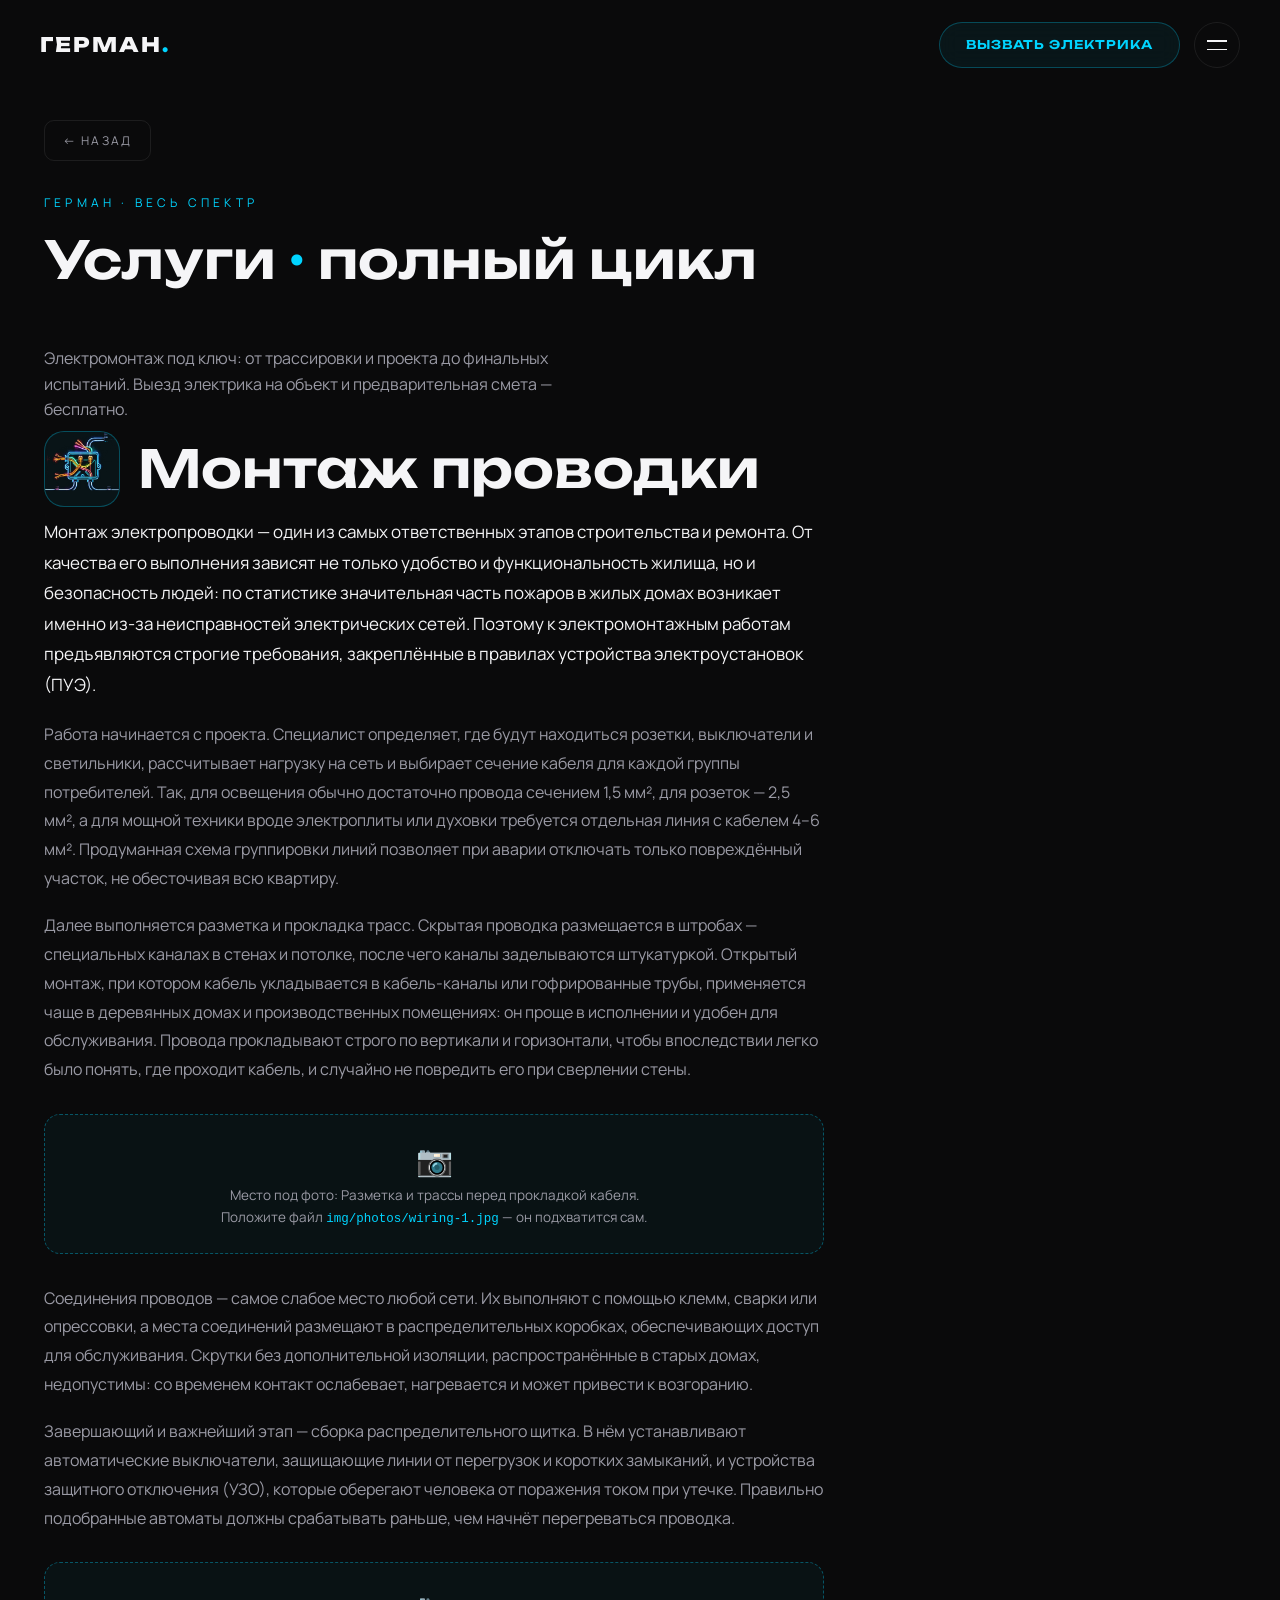
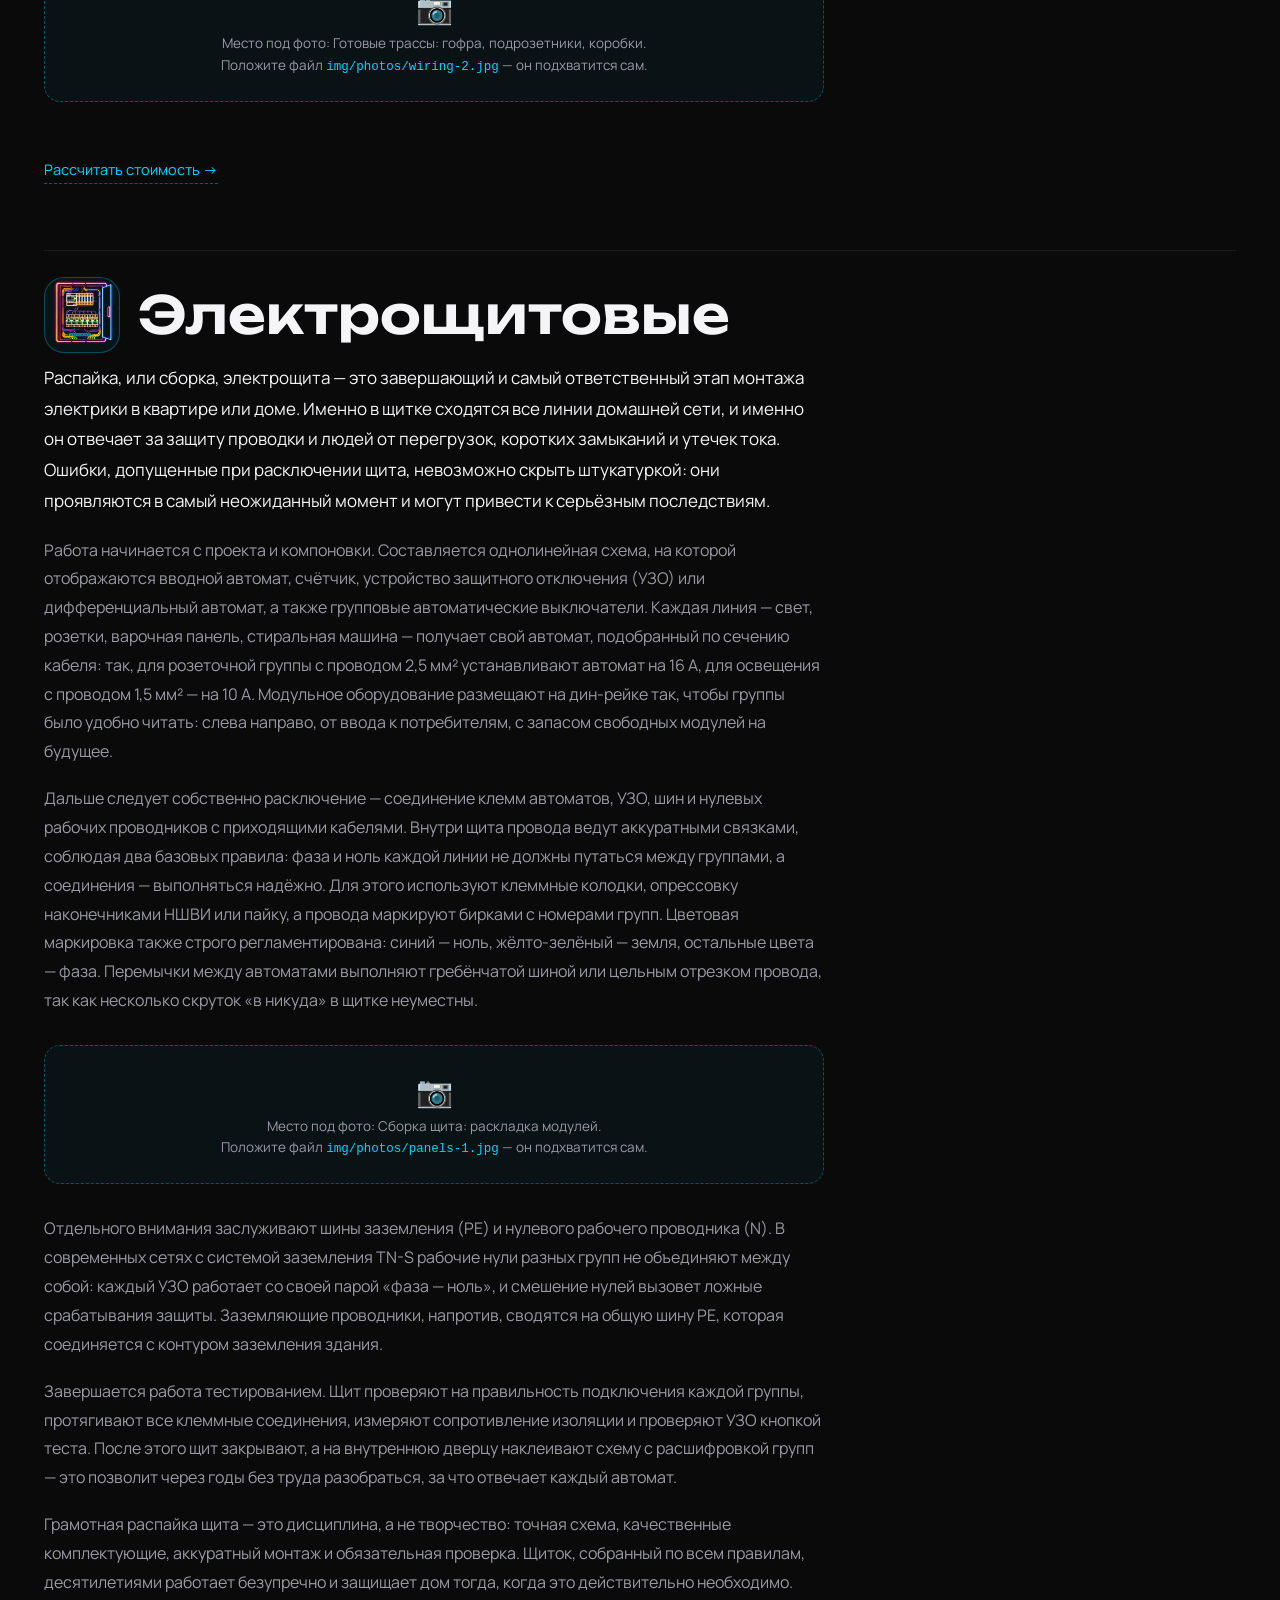
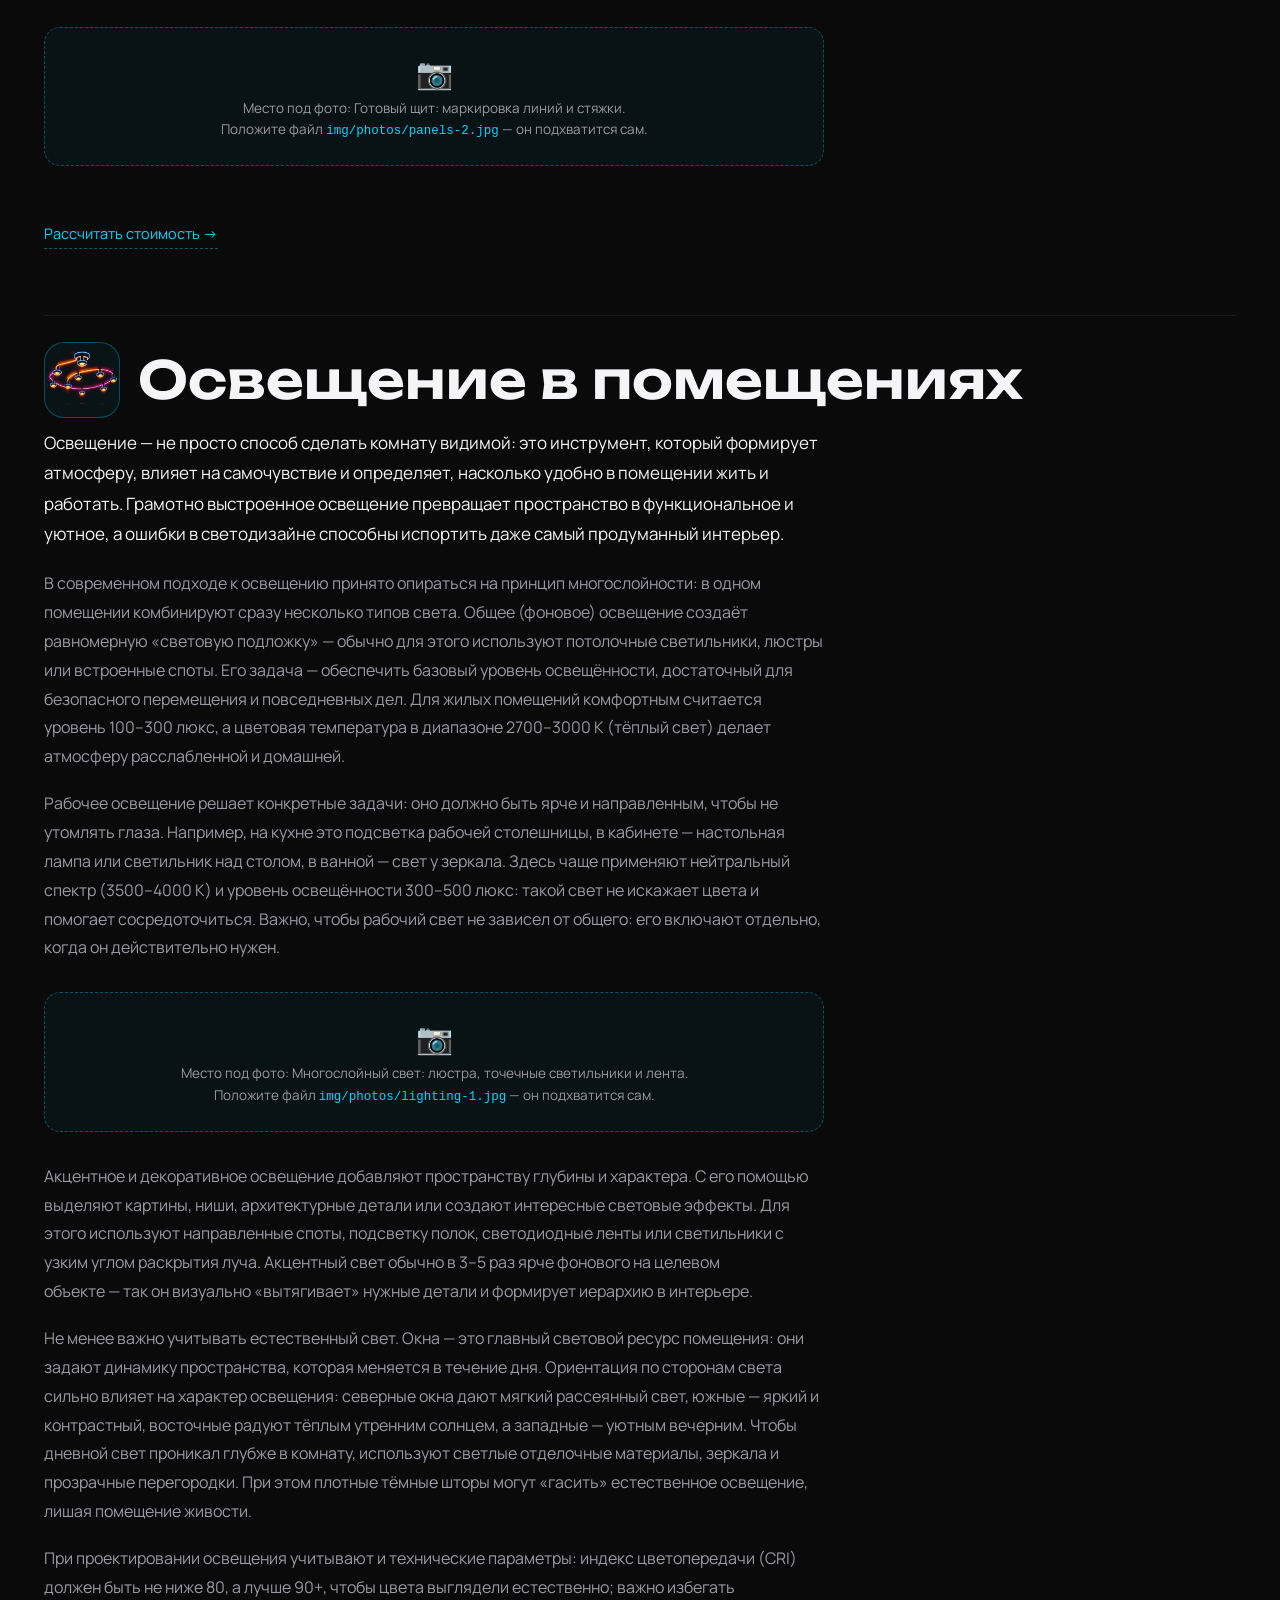
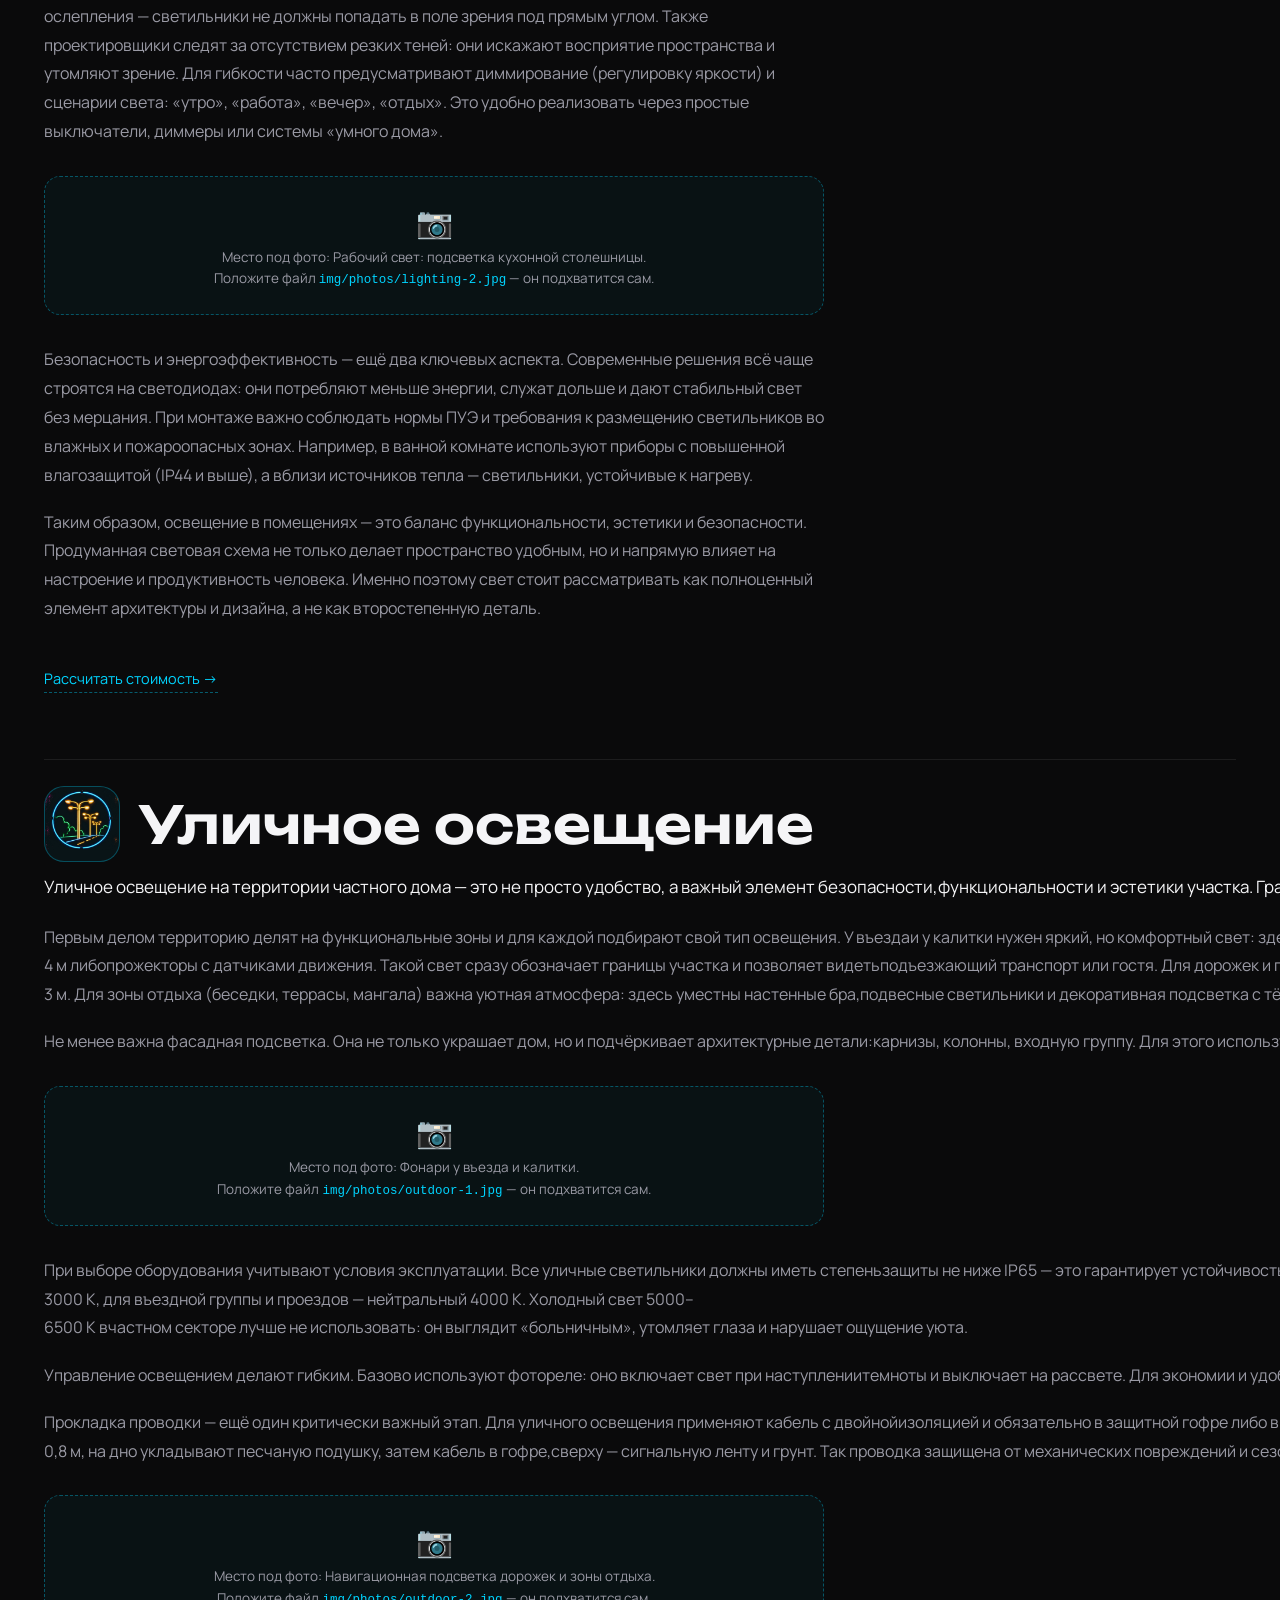
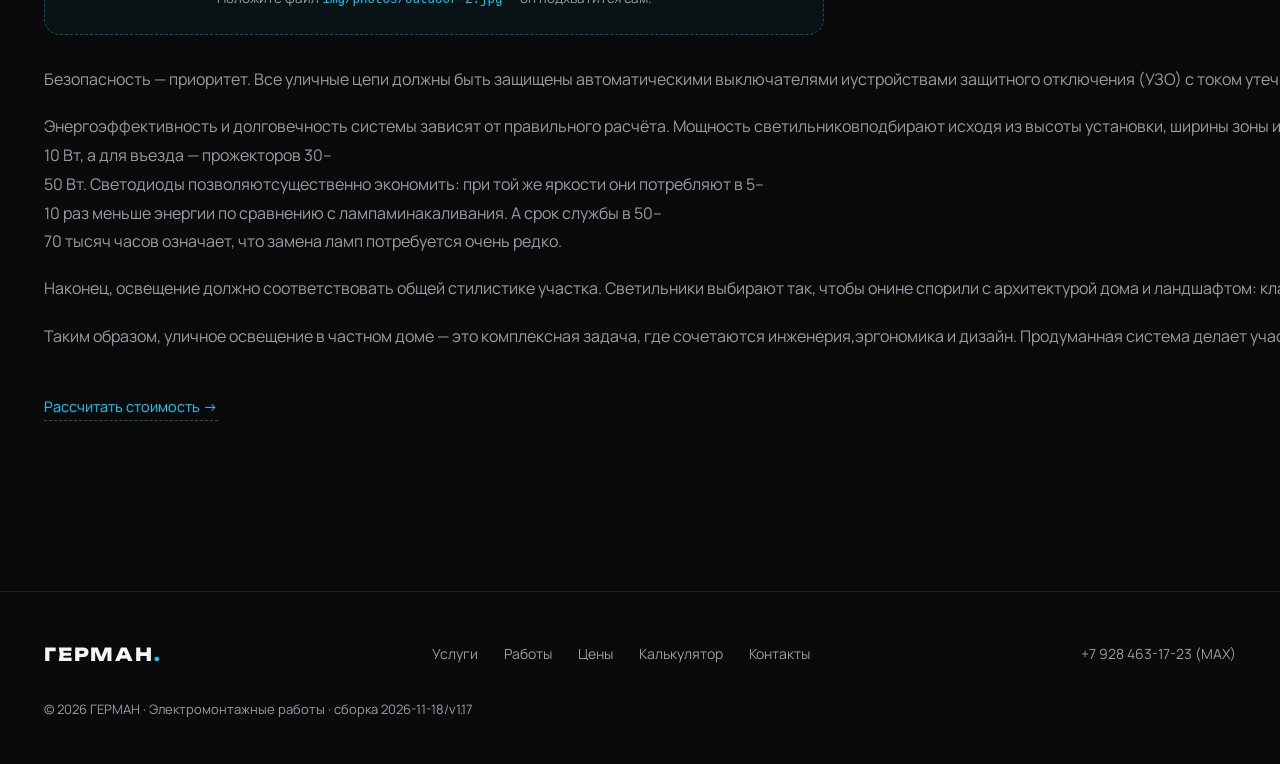
<file: pages/services.html>
<!DOCTYPE html>
<html lang="ru">
<head>
  <meta charset="UTF-8">
  <meta name="viewport" content="width=device-width, initial-scale=1.0">
  <title>Услуги — электромонтаж в Майкопе и Адыгее — ГЕРМАН</title>
  <meta name="description" content="Услуги электромонтажа ГЕРМАН: монтаж электропроводки, распайка электрощитов, освещение помещений, уличное освещение и фасадная подсветка. Майкоп и Республика Адыгея.">
  <meta name="theme-color" content="#0A0A0B">
  <link rel="icon" href="data:image/svg+xml,<svg xmlns='http://www.w3.org/2000/svg' viewBox='0 0 24 24'><path fill='%2300D4FF' d='M13 2L4 14h6l-1 8 9-12h-6l1-8z'/></svg>">
  <link rel="preconnect" href="https://fonts.googleapis.com">
  <link rel="preconnect" href="https://fonts.gstatic.com" crossorigin>
  <link href="https://fonts.googleapis.com/css2?family=Unbounded:wght@400;600;800&family=Manrope:wght@400;500;700&display=swap" rel="stylesheet">
  <link rel="stylesheet" href="../css/style.css?v=35">
</head>
<body>

  <!-- ===== Шапка ===== -->
  <header class="header">
    <a href="../index.html" class="header__logo">ГЕРМАН<span class="accent">.</span></a>
    <div class="header__controls">
      <a href="contacts.html" class="cta-fixed"><span class="cta-long">Вызвать электрика</span><span class="cta-short">Электрик</span></a>
      <button class="burger" id="burger" aria-label="Открыть меню" aria-expanded="false">
        <span class="burger__line"></span>
        <span class="burger__line"></span>
      </button>
    </div>
  </header>

  <!-- ===== Полноэкранное меню ===== -->
  <nav class="menu" id="menu" aria-hidden="true">
    <ul class="menu__list">
      <li class="menu__item"><a href="../index.html" class="menu__link">Главная</a></li>
      <li class="menu__item"><a href="services.html" class="menu__link">Услуги</a></li>
      <li class="menu__item"><a href="portfolio.html" class="menu__link">Работы</a></li>
      <li class="menu__item"><a href="price.html" class="menu__link">Цены</a></li>
      <li class="menu__item"><a href="about.html" class="menu__link">О компании</a></li>
      <li class="menu__item"><a href="contacts.html" class="menu__link">Контакты</a></li>
    </ul>
    <div class="menu__contacts">
      <a href="tel:+79284631723" class="menu__phone">+7 928 463-17-23</a>
      <span class="menu__note">Майкоп · Республика Адыгея</span>
    </div>
  </nav>
  <main>
    <section class="section">
      <div class="container">
        <a href="../index.html" class="calc-back">← Назад</a>
        <p class="kicker">ГЕРМАН · весь спектр</p>
        <h1 class="section__title">Услуги <span class="accent">·</span> полный цикл</h1>
        <p class="price-note">Электромонтаж под ключ: от трассировки и проекта до финальных испытаний.
          Выезд электрика на объект и предварительная смета — бесплатно.</p>

      <section class="service" id="wiring">
        <div class="service__head">
          <span class="service__icon"><img src="../img/icons/wiring.webp?v=4" alt="" loading="lazy"></span>
          <h2 class="section__title">Монтаж проводки</h2>
        </div>
<div class="article">
          <p>Монтаж электропроводки — один из самых ответственных этапов строительства и ремонта. От качества его выполнения зависят не только удобство и функциональность жилища, но и безопасность людей: по статистике значительная часть пожаров в жилых домах возникает именно из-за неисправностей электрических сетей. Поэтому к электромонтажным работам предъявляются строгие требования, закреплённые в правилах устройства электроустановок (ПУЭ).</p>
          <p>Работа начинается с проекта. Специалист определяет, где будут находиться розетки, выключатели и светильники, рассчитывает нагрузку на сеть и выбирает сечение кабеля для каждой группы потребителей. Так, для освещения обычно достаточно провода сечением 1,5 мм², для розеток — 2,5 мм², а для мощной техники вроде электроплиты или духовки требуется отдельная линия с кабелем 4–6 мм². Продуманная схема группировки линий позволяет при аварии отключать только повреждённый участок, не обесточивая всю квартиру.</p>
          <p>Далее выполняется разметка и прокладка трасс. Скрытая проводка размещается в штробах — специальных каналах в стенах и потолке, после чего каналы заделываются штукатуркой. Открытый монтаж, при котором кабель укладывается в кабель-каналы или гофрированные трубы, применяется чаще в деревянных домах и производственных помещениях: он проще в исполнении и удобен для обслуживания. Провода прокладывают строго по вертикали и горизонтали, чтобы впоследствии легко было понять, где проходит кабель, и случайно не повредить его при сверлении стены.</p>
          <figure class="photo" data-photo="../img/photos/wiring-1.jpg" data-alt="Разметка и трассы перед прокладкой кабеля">
            <span class="photo__frame" aria-hidden="true">📷</span>
            <figcaption>Место под фото: Разметка и трассы перед прокладкой кабеля.<br>Положите файл <code>img/photos/wiring-1.jpg</code> — он подхватится сам.</figcaption>
          </figure>
          <p>Соединения проводов — самое слабое место любой сети. Их выполняют с помощью клемм, сварки или опрессовки, а места соединений размещают в распределительных коробках, обеспечивающих доступ для обслуживания. Скрутки без дополнительной изоляции, распространённые в старых домах, недопустимы: со временем контакт ослабевает, нагревается и может привести к возгоранию.</p>
          <p>Завершающий и важнейший этап — сборка распределительного щитка. В нём устанавливают автоматические выключатели, защищающие линии от перегрузок и коротких замыканий, и устройства защитного отключения (УЗО), которые оберегают человека от поражения током при утечке. Правильно подобранные автоматы должны срабатывать раньше, чем начнёт перегреваться проводка.</p>
          <figure class="photo" data-photo="../img/photos/wiring-2.jpg" data-alt="Готовые трассы: гофра, подрозетники, коробки">
            <span class="photo__frame" aria-hidden="true">📷</span>
            <figcaption>Место под фото: Готовые трассы: гофра, подрозетники, коробки.<br>Положите файл <code>img/photos/wiring-2.jpg</code> — он подхватится сам.</figcaption>
          </figure>
        </div>
        <a class="next-page" href="calc.html">Рассчитать стоимость →</a>
      </section>
      <section class="service" id="panels">
        <div class="service__head">
          <span class="service__icon"><img src="../img/icons/panel.webp?v=4" alt="" loading="lazy"></span>
          <h2 class="section__title">Электрощитовые</h2>
        </div>
<div class="article">
          <p>Распайка, или сборка, электрощита — это завершающий и самый ответственный этап монтажа электрики в квартире или доме. Именно в щитке сходятся все линии домашней сети, и именно он отвечает за защиту проводки и людей от перегрузок, коротких замыканий и утечек тока. Ошибки, допущенные при расключении щита, невозможно скрыть штукатуркой: они проявляются в самый неожиданный момент и могут привести к серьёзным последствиям.</p>
          <p>Работа начинается с проекта и компоновки. Составляется однолинейная схема, на которой отображаются вводной автомат, счётчик, устройство защитного отключения (УЗО) или дифференциальный автомат, а также групповые автоматические выключатели. Каждая линия — свет, розетки, варочная панель, стиральная машина — получает свой автомат, подобранный по сечению кабеля: так, для розеточной группы с проводом 2,5 мм² устанавливают автомат на 16 А, для освещения с проводом 1,5 мм² — на 10 А. Модульное оборудование размещают на дин-рейке так, чтобы группы было удобно читать: слева направо, от ввода к потребителям, с запасом свободных модулей на будущее.</p>
          <p>Дальше следует собственно расключение — соединение клемм автоматов, УЗО, шин и нулевых рабочих проводников с приходящими кабелями. Внутри щита провода ведут аккуратными связками, соблюдая два базовых правила: фаза и ноль каждой линии не должны путаться между группами, а соединения — выполняться надёжно. Для этого используют клеммные колодки, опрессовку наконечниками НШВИ или пайку, а провода маркируют бирками с номерами групп. Цветовая маркировка также строго регламентирована: синий — ноль, жёлто-зелёный — земля, остальные цвета — фаза. Перемычки между автоматами выполняют гребёнчатой шиной или цельным отрезком провода, так как несколько скруток «в никуда» в щитке неуместны.</p>
          <figure class="photo" data-photo="../img/photos/panels-1.jpg" data-alt="Сборка щита: раскладка модулей">
            <span class="photo__frame" aria-hidden="true">📷</span>
            <figcaption>Место под фото: Сборка щита: раскладка модулей.<br>Положите файл <code>img/photos/panels-1.jpg</code> — он подхватится сам.</figcaption>
          </figure>
          <p>Отдельного внимания заслуживают шины заземления (PE) и нулевого рабочего проводника (N). В современных сетях с системой заземления TN-S рабочие нули разных групп не объединяют между собой: каждый УЗО работает со своей парой «фаза — ноль», и смешение нулей вызовет ложные срабатывания защиты. Заземляющие проводники, напротив, сводятся на общую шину PE, которая соединяется с контуром заземления здания.</p>
          <p>Завершается работа тестированием. Щит проверяют на правильность подключения каждой группы, протягивают все клеммные соединения, измеряют сопротивление изоляции и проверяют УЗО кнопкой теста. После этого щит закрывают, а на внутреннюю дверцу наклеивают схему с расшифровкой групп — это позволит через годы без труда разобраться, за что отвечает каждый автомат.</p>
          <p>Грамотная распайка щита — это дисциплина, а не творчество: точная схема, качественные комплектующие, аккуратный монтаж и обязательная проверка. Щиток, собранный по всем правилам, десятилетиями работает безупречно и защищает дом тогда, когда это действительно необходимо.</p>
          <figure class="photo" data-photo="../img/photos/panels-2.jpg" data-alt="Готовый щит: маркировка линий и стяжки">
            <span class="photo__frame" aria-hidden="true">📷</span>
            <figcaption>Место под фото: Готовый щит: маркировка линий и стяжки.<br>Положите файл <code>img/photos/panels-2.jpg</code> — он подхватится сам.</figcaption>
          </figure>
        </div>
        <a class="next-page" href="calc.html">Рассчитать стоимость →</a>
      </section>
      <section class="service" id="lighting">
        <div class="service__head">
          <span class="service__icon"><img src="../img/icons/lighting.webp?v=4" alt="" loading="lazy"></span>
          <h2 class="section__title">Освещение в помещениях</h2>
        </div>
<div class="article">
          <p>Освещение — не просто способ сделать комнату видимой: это инструмент, который формирует атмосферу, влияет на самочувствие и определяет, насколько удобно в помещении жить и работать. Грамотно выстроенное освещение превращает пространство в функциональное и уютное, а ошибки в светодизайне способны испортить даже самый продуманный интерьер.</p>
          <p>В современном подходе к освещению принято опираться на принцип многослойности: в одном помещении комбинируют сразу несколько типов света. Общее (фоновое) освещение создаёт равномерную «световую подложку» — обычно для этого используют потолочные светильники, люстры или встроенные споты. Его задача — обеспечить базовый уровень освещённости, достаточный для безопасного перемещения и повседневных дел. Для жилых помещений комфортным считается уровень 100–300 люкс, а цветовая температура в диапазоне 2700–3000 К (тёплый свет) делает атмосферу расслабленной и домашней.</p>
          <p>Рабочее освещение решает конкретные задачи: оно должно быть ярче и направленным, чтобы не утомлять глаза. Например, на кухне это подсветка рабочей столешницы, в кабинете — настольная лампа или светильник над столом, в ванной — свет у зеркала. Здесь чаще применяют нейтральный спектр (3500–4000 К) и уровень освещённости 300–500 люкс: такой свет не искажает цвета и помогает сосредоточиться. Важно, чтобы рабочий свет не зависел от общего: его включают отдельно, когда он действительно нужен.</p>
          <figure class="photo" data-photo="../img/photos/lighting-1.jpg" data-alt="Многослойный свет: люстра, точечные светильники и лента">
            <span class="photo__frame" aria-hidden="true">📷</span>
            <figcaption>Место под фото: Многослойный свет: люстра, точечные светильники и лента.<br>Положите файл <code>img/photos/lighting-1.jpg</code> — он подхватится сам.</figcaption>
          </figure>
          <p>Акцентное и декоративное освещение добавляют пространству глубины и характера. С его помощью выделяют картины, ниши, архитектурные детали или создают интересные световые эффекты. Для этого используют направленные споты, подсветку полок, светодиодные ленты или светильники с узким углом раскрытия луча. Акцентный свет обычно в 3–5 раз ярче фонового на целевом объекте — так он визуально «вытягивает» нужные детали и формирует иерархию в интерьере.</p>
          <p>Не менее важно учитывать естественный свет. Окна — это главный световой ресурс помещения: они задают динамику пространства, которая меняется в течение дня. Ориентация по сторонам света сильно влияет на характер освещения: северные окна дают мягкий рассеянный свет, южные — яркий и контрастный, восточные радуют тёплым утренним солнцем, а западные — уютным вечерним. Чтобы дневной свет проникал глубже в комнату, используют светлые отделочные материалы, зеркала и прозрачные перегородки. При этом плотные тёмные шторы могут «гасить» естественное освещение, лишая помещение живости.</p>
          <p>При проектировании освещения учитывают и технические параметры: индекс цветопередачи (CRI) должен быть не ниже 80, а лучше 90+, чтобы цвета выглядели естественно; важно избегать ослепления — светильники не должны попадать в поле зрения под прямым углом. Также проектировщики следят за отсутствием резких теней: они искажают восприятие пространства и утомляют зрение. Для гибкости часто предусматривают диммирование (регулировку яркости) и сценарии света: «утро», «работа», «вечер», «отдых». Это удобно реализовать через простые выключатели, диммеры или системы «умного дома».</p>
          <figure class="photo" data-photo="../img/photos/lighting-2.jpg" data-alt="Рабочий свет: подсветка кухонной столешницы">
            <span class="photo__frame" aria-hidden="true">📷</span>
            <figcaption>Место под фото: Рабочий свет: подсветка кухонной столешницы.<br>Положите файл <code>img/photos/lighting-2.jpg</code> — он подхватится сам.</figcaption>
          </figure>
          <p>Безопасность и энергоэффективность — ещё два ключевых аспекта. Современные решения всё чаще строятся на светодиодах: они потребляют меньше энергии, служат дольше и дают стабильный свет без мерцания. При монтаже важно соблюдать нормы ПУЭ и требования к размещению светильников во влажных и пожароопасных зонах. Например, в ванной комнате используют приборы с повышенной влагозащитой (IP44 и выше), а вблизи источников тепла — светильники, устойчивые к нагреву.</p>
          <p>Таким образом, освещение в помещениях — это баланс функциональности, эстетики и безопасности. Продуманная световая схема не только делает пространство удобным, но и напрямую влияет на настроение и продуктивность человека. Именно поэтому свет стоит рассматривать как полноценный элемент архитектуры и дизайна, а не как второстепенную деталь.</p>
        </div>
        <a class="next-page" href="calc.html">Рассчитать стоимость →</a>
      </section>
      <section class="service" id="outdoor">
        <div class="service__head">
          <span class="service__icon"><img src="../img/icons/outdoor.webp?v=4" alt="" loading="lazy"></span>
          <h2 class="section__title">Уличное освещение</h2>
        </div>
<div class="article">
          <p>Уличное освещение на территории частного дома — это не просто удобство, а важный элемент безопасности,функциональности и эстетики участка. Грамотно организованная подсветка помогает уверенно передвигаться потерритории в тёмное время суток, защищает от случайных травм, снижает риски проникновения посторонних иодновременно делает дом и сад привлекательнее. При этом освещение должно быть продуманным: не слепитьглаза, не «бить» светом в окна, экономить электроэнергию и гармонично вписываться в ландшафт.</p>
          <p>Первым делом территорию делят на функциональные зоны и для каждой подбирают свой тип освещения. У въездаи у калитки нужен яркий, но комфортный свет: здесь устанавливают фонари на столбах высотой 2–4 м либопрожекторы с датчиками движения. Такой свет сразу обозначает границы участка и позволяет видетьподъезжающий транспорт или гостя. Для дорожек и проходов выбирают навигационную подсветку: это могутбыть невысокие светильникистолбики, грунтовые точечные светильники или встраиваемые в покрытие элементы.Их располагают так, чтобы световой поток не мешал идти, но чётко обозначал путь — обычно через каждые 2–3 м. Для зоны отдыха (беседки, террасы, мангала) важна уютная атмосфера: здесь уместны настенные бра,подвесные светильники и декоративная подсветка с тёплым спектром.</p>
          <p>Не менее важна фасадная подсветка. Она не только украшает дом, но и подчёркивает архитектурные детали:карнизы, колонны, входную группу. Для этого используют направленные светильники с узким углом луча либодвунаправленные модели, дающие равномерный свет вверх и вниз. Важно, чтобы свет не отражался от глянцевыхили металлических поверхностей и не слепил жильцов: для деревянных фасадов хорошо работают модели смягким рассеянным светом, а выступающие элементы выгодно выделять узкими лучами.</p>
          <figure class="photo" data-photo="../img/photos/outdoor-1.jpg" data-alt="Фонари у въезда и калитки">
            <span class="photo__frame" aria-hidden="true">📷</span>
            <figcaption>Место под фото: Фонари у въезда и калитки.<br>Положите файл <code>img/photos/outdoor-1.jpg</code> — он подхватится сам.</figcaption>
          </figure>
          <p>При выборе оборудования учитывают условия эксплуатации. Все уличные светильники должны иметь степеньзащиты не ниже IP65 — это гарантирует устойчивость к дождю, брызгам и пыли. Корпус желательно из литогоалюминия или качественного ударопрочного пластика, устойчивого к перепадам температур. По источнику светасегодня безусловный лидер — светодиоды: они потребляют мало энергии, служат десятки тысяч часов и почти нетребуют обслуживания. Цветовая температура подбирается по назначению: для жилых зон и фасадов — тёплыйбелый свет 2700–3000 К, для въездной группы и проездов — нейтральный 4000 К. Холодный свет 5000–6500 К вчастном секторе лучше не использовать: он выглядит «больничным», утомляет глаза и нарушает ощущение уюта.</p>
          <p>Управление освещением делают гибким. Базово используют фотореле: оно включает свет при наступлениитемноты и выключает на рассвете. Для экономии и удобства добавляют датчики движения на входе и вдольдорожек — свет загорается только тогда, когда он действительно нужен. В зоне отдыха удобно предусмотретьручное управление или диммирование, чтобы менять яркость под настроение. Для декоративной подсветки иногдаиспользуют таймеры или сценарии «вечернего света» — это особенно актуально, если хочется создатьпраздничную атмосферу без лишних усилий.</p>
          <p>Прокладка проводки — ещё один критически важный этап. Для уличного освещения применяют кабель с двойнойизоляцией и обязательно в защитной гофре либо в жёсткой трубе. Оптимальный вариант — подземная прокладка:траншею копают на глубину не менее 0,7–0,8 м, на дно укладывают песчаную подушку, затем кабель в гофре,сверху — сигнальную ленту и грунт. Так проводка защищена от механических повреждений и сезонных подвижекпочвы. Воздушная прокладка допустима только между строениями и при условии использования самонесущегоизолированного провода (СИП). Все соединения выполняют в герметичных распределительных коробках, а щитокразмещают в сухом помещении (гараж, хозблок) либо используют уличный щит с классом защиты IP65 иподогревом.</p>
          <figure class="photo" data-photo="../img/photos/outdoor-2.jpg" data-alt="Навигационная подсветка дорожек и зоны отдыха">
            <span class="photo__frame" aria-hidden="true">📷</span>
            <figcaption>Место под фото: Навигационная подсветка дорожек и зоны отдыха.<br>Положите файл <code>img/photos/outdoor-2.jpg</code> — он подхватится сам.</figcaption>
          </figure>
          <p>Безопасность — приоритет. Все уличные цепи должны быть защищены автоматическими выключателями иустройствами защитного отключения (УЗО) с током утечки 30 мА. Заземление обязательно: оно спасает отпоражения током при повреждении изоляции. Кроме того, светильники не должны засвечивать окна спален: дляэтого выбирают модели с направленной оптикой и устанавливают их на достаточном удалении от фасада.</p>
          <p>Энергоэффективность и долговечность системы зависят от правильного расчёта. Мощность светильниковподбирают исходя из высоты установки, ширины зоны и требуемой освещённости: например, для дорожкишириной 1 м достаточно светильников 6–10 Вт, а для въезда — прожекторов 30–50 Вт. Светодиоды позволяютсущественно экономить: при той же яркости они потребляют в 5–10 раз меньше энергии по сравнению с лампаминакаливания. А срок службы в 50–70 тысяч часов означает, что замена ламп потребуется очень редко.</p>
          <p>Наконец, освещение должно соответствовать общей стилистике участка. Светильники выбирают так, чтобы онине спорили с архитектурой дома и ландшафтом: классические фонари уместны рядом с кирпичным коттеджем,лаконичные минималистичные столбики — у современного дома, кованые модели — в традиционном саду. Дажецвет корпуса лучше подбирать в тон другим металлическим элементам: воротам, перилам, водостокам.</p>
          <p>Таким образом, уличное освещение в частном доме — это комплексная задача, где сочетаются инженерия,эргономика и дизайн. Продуманная система делает участок безопасным и комфортным круглый год, экономитресурсы и подчёркивает достоинства дома и сада. Именно поэтому к проектированию освещения стоит подходитькак к полноценному этапу благоустройства, а не как к «финальному штриху».</p>
        </div>
        <a class="next-page" href="calc.html">Рассчитать стоимость →</a>
      </section>
      </div>
    </section>
  </main>

  <!-- ===== Подвал ===== -->
  <footer class="footer">
    <div class="container footer__inner">
      <a href="../index.html" class="footer__logo">ГЕРМАН<span class="accent">.</span></a>
      <nav class="footer__nav">
        <a href="services.html">Услуги</a>
        <a href="portfolio.html">Работы</a>
        <a href="price.html">Цены</a>
        <a href="calc.html">Калькулятор</a>
        <a href="contacts.html">Контакты</a>
      </nav>
      <div class="footer__contacts">
        <a href="tel:+79284631723">+7 928 463-17-23 (МАХ)</a>
      </div>
      <p class="footer__copy">© <span id="year">2026</span> ГЕРМАН · Электромонтажные работы · сборка 2026-11-18/v1.17</p>
    </div>
  </footer>

</body>
</html>
</file>
<file: css/style.css>
/* ============================================================
   ГЕРМАН — дизайн-система в стиле Active Theory
   Тёмная тема · WebGL-атмосфера · крупная типографика
   ============================================================ */

:root {
  /* Палитра */
  --bg: #0A0A0B;
  --bg-soft: #121216;
  --bg-card: #131318;
  --text: #F5F5F7;
  --text-dim: #9A9AA5;
  --accent: #00D4FF;
  --accent-warm: #FFB800;
  --line: rgba(255, 255, 255, 0.08);

  /* Типографика */
  --font-head: 'Unbounded', system-ui, sans-serif;
  --font-body: 'Manrope', system-ui, sans-serif;

  /* Ритм */
  --container: 1240px;
  --radius: 14px;
  --ease: cubic-bezier(0.22, 1, 0.36, 1);
}

/* ---------- Сброс ---------- */
*, *::before, *::after { box-sizing: border-box; margin: 0; padding: 0; }

html { scroll-behavior: smooth; }

body {
  font-family: var(--font-body);
  background: var(--bg);
  color: var(--text);
  line-height: 1.6;
  overflow-x: hidden;
  -webkit-font-smoothing: antialiased;
}

img, svg { display: block; max-width: 100%; }
a { color: inherit; text-decoration: none; }
ul { list-style: none; }
button, input, textarea { font: inherit; color: inherit; }

::selection { background: var(--accent); color: #001018; }

/* ---------- Утилиты ---------- */
.container { max-width: var(--container); margin: 0 auto; padding: 0 24px; }
.accent { color: var(--accent); }
.text-dim { color: var(--text-dim); }

.kicker {
  font-size: 12px;
  letter-spacing: 0.35em;
  text-transform: uppercase;
  color: var(--accent);
  margin-bottom: 18px;
}

.section { padding: 120px 0; }
.section__title {
  font-family: var(--font-head);
  font-weight: 600;
  font-size: clamp(28px, 4.5vw, 52px);
  line-height: 1.15;
  margin-bottom: 56px;
}

/* ---------- Кастомный курсор ---------- */
.cursor-dot, .cursor-ring {
  position: fixed;
  top: 0; left: 0;
  pointer-events: none;
  z-index: 2000;
  display: none;
}
body.has-cursor .cursor-dot,
body.has-cursor .cursor-ring { display: block; }

.cursor-dot {
  width: 6px; height: 6px;
  background: var(--accent);
  border-radius: 50%;
  margin: -3px 0 0 -3px;
}
.cursor-ring {
  width: 38px; height: 38px;
  border: 1px solid rgba(255, 255, 255, 0.45);
  border-radius: 50%;
  margin: -19px 0 0 -19px;
  transition: width 0.3s var(--ease), height 0.3s var(--ease),
              margin 0.3s var(--ease), border-color 0.3s, background 0.3s;
}
.cursor-ring--hover {
  width: 64px; height: 64px;
  margin: -32px 0 0 -32px;
  border-color: var(--accent);
  background: rgba(0, 212, 255, 0.08);
}
body.has-cursor,
body.has-cursor a,
body.has-cursor button { cursor: none; }

/* ---------- Прелоадер ---------- */
.preloader {
  position: fixed;
  inset: 0;
  z-index: 3000;
  background: var(--bg);
  display: flex;
  align-items: center;
  justify-content: center;
  transition: transform 0.9s var(--ease);
}
.preloader--done { transform: translateY(-100%); }

.preloader__inner { text-align: center; }
.preloader__logo {
  font-family: var(--font-head);
  font-weight: 800;
  font-size: clamp(28px, 5vw, 44px);
  letter-spacing: 0.12em;
}
.preloader__counter {
  font-family: var(--font-head);
  font-size: 15px;
  color: var(--accent);
  margin-top: 18px;
}
.preloader__bolt {
  position: absolute;
  bottom: 40px; right: 48px;
  font-size: 34px;
  animation: boltPulse 1.2s ease-in-out infinite;
}
@keyframes boltPulse {
  0%, 100% { opacity: 0.25; transform: scale(1); }
  50% { opacity: 1; transform: scale(1.15); }
}
/* ---------- Шапка ---------- */
.header {
  position: fixed;
  top: 0; left: 0; right: 0;
  z-index: 100;
  display: flex;
  align-items: center;
  justify-content: space-between;
  padding: 22px 40px;
}
.header__logo {
  font-family: var(--font-head);
  font-weight: 800;
  font-size: 20px;
  letter-spacing: 0.1em;
}

/* Бургер */
.burger {
  position: relative;
  width: 46px; height: 46px;
  background: transparent;
  border: 1px solid var(--line);
  border-radius: 50%;
  display: flex;
  flex-direction: column;
  align-items: center;
  justify-content: center;
  gap: 7px;
  transition: border-color 0.3s;
}
.burger__line {
  width: 20px; height: 1.5px;
  background: var(--text);
  transition: transform 0.4s var(--ease), background 0.3s;
}
body.menu-open .burger { border-color: var(--accent); }
body.menu-open .burger__line:nth-child(1) { transform: translateY(4.25px) rotate(45deg); }
body.menu-open .burger__line:nth-child(2) { transform: translateY(-4.25px) rotate(-45deg); }

/* ---------- Полноэкранное меню ---------- */
.menu {
  position: fixed;
  inset: 0;
  z-index: 90;
  background: rgba(10, 10, 11, 0.97);
  backdrop-filter: blur(18px);
  -webkit-backdrop-filter: blur(18px);
  display: flex;
  flex-direction: column;
  align-items: flex-start;
  justify-content: center;
  padding: 0 max(40px, 10vw);
  visibility: hidden;
  opacity: 0;
  transition: opacity 0.5s var(--ease), visibility 0.5s;
}
body.menu-open .menu { visibility: visible; opacity: 1; }

.menu__item { overflow: hidden; }
.menu__link {
  display: inline-block;
  font-family: var(--font-head);
  font-weight: 600;
  font-size: clamp(30px, 5.5vw, 56px);
  line-height: 1.5;
  color: var(--text-dim);
  transform: translateY(110%);
  transition: transform 0.7s var(--ease), color 0.3s;
}
body.menu-open .menu__link { transform: translateY(0); }
.menu__item:nth-child(1) .menu__link { transition-delay: 0.08s; }
.menu__item:nth-child(2) .menu__link { transition-delay: 0.14s; }
.menu__item:nth-child(3) .menu__link { transition-delay: 0.20s; }
.menu__item:nth-child(4) .menu__link { transition-delay: 0.26s; }
.menu__item:nth-child(5) .menu__link { transition-delay: 0.32s; }
.menu__item:nth-child(6) .menu__link { transition-delay: 0.38s; }
.menu__link:hover { color: var(--accent); }

.menu__contacts {
  margin-top: 48px;
  display: flex;
  flex-direction: column;
  gap: 6px;
  opacity: 0;
  transform: translateY(20px);
  transition: opacity 0.6s 0.45s, transform 0.6s 0.45s;
}
body.menu-open .menu__contacts { opacity: 1; transform: none; }
.menu__phone { font-family: var(--font-head); font-size: 18px; color: var(--accent); }
.menu__phone--dim, .menu__note { color: var(--text-dim); font-size: 15px; }

/* ---------- Кнопки ---------- */
.btn {
  display: inline-block;
  padding: 18px 38px;
  font-family: var(--font-head);
  font-size: 14px;
  font-weight: 600;
  letter-spacing: 0.06em;
  text-transform: uppercase;
  border-radius: 999px;
  border: 1px solid transparent;
  transition: box-shadow 0.35s, background 0.35s, color 0.35s, border-color 0.35s;
  will-change: transform;
}
.btn--primary { background: var(--accent); color: #001018; }
.btn--primary:hover { box-shadow: 0 0 42px rgba(0, 212, 255, 0.5); }
.btn--ghost { border-color: rgba(255, 255, 255, 0.25); color: var(--text); }
.btn--ghost:hover { border-color: var(--accent); color: var(--accent); }
.btn--wide { width: 100%; }

/* ---------- Hero ---------- */
.hero {
  position: relative;
  min-height: 100vh;
  display: flex;
  align-items: center;
  justify-content: center;
  text-align: center;
  overflow: hidden;
}
#webgl-hero {
  position: absolute;
  inset: 0;
  width: 100%;
  height: 100%;
  display: block;
}
.hero__glow {
  position: absolute;
  inset: 0;
  background:
    radial-gradient(ellipse 70% 50% at 50% 60%, rgba(0, 212, 255, 0.10), transparent 70%),
    radial-gradient(ellipse 40% 30% at 80% 20%, rgba(255, 184, 0, 0.05), transparent 70%);
  pointer-events: none;
}
.hero.no-webgl {
  background:
    radial-gradient(ellipse 80% 60% at 50% 80%, rgba(0, 212, 255, 0.14), transparent 70%),
    radial-gradient(ellipse 50% 40% at 20% 20%, rgba(255, 184, 0, 0.07), transparent 70%),
    var(--bg);
}

.hero__content {
  position: relative;
  z-index: 2;
  padding: 100px 24px 0;
  max-width: 900px;
}
.hero__tagline {
  font-size: 12px;
  letter-spacing: 0.35em;
  text-transform: uppercase;
  color: var(--text-dim);
  margin-bottom: 28px;
}
.hero__title {
  font-family: var(--font-head);
  font-weight: 800;
  font-size: clamp(34px, 7.5vw, 84px);
  line-height: 1.08;
  text-transform: uppercase;
}
.hero__title-line { display: block; overflow: hidden; }
.hero__title-line > span { display: inline-block; }
.hero__subtitle {
  color: var(--text-dim);
  font-size: clamp(16px, 2vw, 19px);
  max-width: 560px;
  margin: 28px auto 44px;
}
.hero__actions {
  display: flex;
  gap: 18px;
  justify-content: center;
  flex-wrap: wrap;
}

/* Появление hero после прелоадера */
body.is-booting .hero__content { opacity: 0; }
.hero__content > * {
  opacity: 1;
  transform: translateY(0);
  transition: opacity 0.9s var(--ease), transform 0.9s var(--ease);
}
body.is-booting .hero__content > * {
  opacity: 0;
  transform: translateY(34px);
}
.hero__content > *:nth-child(1) { transition-delay: 0.15s; }
.hero__content > *:nth-child(2) { transition-delay: 0.28s; }
.hero__content > *:nth-child(3) { transition-delay: 0.41s; }
.hero__content > *:nth-child(4) { transition-delay: 0.54s; }

.hero__scroll {
  position: absolute;
  bottom: 36px;
  left: 50%;
  transform: translateX(-50%);
  z-index: 2;
  font-size: 11px;
  letter-spacing: 0.3em;
  text-transform: uppercase;
  color: var(--text-dim);
  display: flex;
  flex-direction: column;
  align-items: center;
  gap: 12px;
}
.hero__scroll span {
  width: 1px; height: 44px;
  background: linear-gradient(var(--accent), transparent);
  animation: scrollHint 1.8s var(--ease) infinite;
}
@keyframes scrollHint {
  0% { transform: scaleY(0); transform-origin: top; }
  45% { transform: scaleY(1); transform-origin: top; }
  55% { transform: scaleY(1); transform-origin: bottom; }
  100% { transform: scaleY(0); transform-origin: bottom; }
}

/* ---------- Услуги ---------- */
.services__grid {
  display: grid;
  grid-template-columns: repeat(auto-fit, minmax(260px, 1fr));
  gap: 20px;
}
.card {
  position: relative;
  display: flex;
  flex-direction: column;
  background: var(--bg-card);
  border: 1px solid var(--line);
  border-radius: var(--radius);
  padding: 34px 28px;
  transition: transform 0.5s var(--ease), border-color 0.5s, box-shadow 0.5s;
  overflow: hidden;
}
.card::before {
  content: '';
  position: absolute;
  inset: 0;
  background: radial-gradient(circle 220px at var(--mx, 50%) var(--my, 50%), rgba(0, 212, 255, 0.08), transparent);
  opacity: 0;
  transition: opacity 0.4s;
  pointer-events: none;
}
.card:hover {
  transform: translateY(-8px);
  border-color: rgba(0, 212, 255, 0.45);
  box-shadow: 0 24px 60px rgba(0, 0, 0, 0.45);
}
.card:hover::before { opacity: 1; }

.card__icon {
  width: 52px; height: 52px;
  display: flex;
  align-items: center;
  justify-content: center;
  border: 1px solid rgba(0, 212, 255, 0.3);
  border-radius: 12px;
  color: var(--accent);
  margin-bottom: 24px;
}
.card__icon svg { width: 26px; height: 26px; }
.card__title {
  font-family: var(--font-head);
  font-weight: 600;
  font-size: 17px;
  margin-bottom: 12px;
}
.card__text { color: var(--text-dim); font-size: 15px; margin-bottom: 26px; }
.card__more {
  margin-top: auto;
  font-size: 13px;
  letter-spacing: 0.12em;
  text-transform: uppercase;
  color: var(--accent);
}

/* ---------- Преимущества ---------- */
.advantages__grid {
  display: grid;
  grid-template-columns: repeat(auto-fit, minmax(230px, 1fr));
  gap: 20px;
}
.adv {
  color: inherit;
  text-decoration: none;
  border-top: 1px solid var(--line);
  padding-top: 26px;
  transition: border-color 0.4s;
}
.adv:hover { border-color: var(--accent); }
.adv__num {
  font-family: var(--font-head);
  font-size: 13px;
  color: var(--accent);
  letter-spacing: 0.2em;
}
.adv h3 {
  font-family: var(--font-head);
  font-weight: 600;
  font-size: 18px;
  margin: 14px 0 10px;
}
.adv p { color: var(--text-dim); font-size: 15px; }

/* ---------- Работы ---------- */
.works__grid {
  display: grid;
  grid-template-columns: repeat(auto-fill, minmax(300px, 1fr));
  gap: 20px;
}
.work {
  position: relative;
  aspect-ratio: 4 / 3;
  border-radius: var(--radius);
  border: 1px solid var(--line);
  overflow: hidden;
  display: flex;
  align-items: flex-end;
  padding: 24px;
  transition: transform 0.5s var(--ease), border-color 0.5s, box-shadow 0.5s;
}
.work:hover {
  transform: translateY(-8px);
  border-color: rgba(0, 212, 255, 0.45);
  box-shadow: 0 24px 60px rgba(0, 0, 0, 0.5);
}
.work::after {
  content: '';
  position: absolute;
  inset: 0;
  background: linear-gradient(transparent 40%, rgba(10, 10, 11, 0.9));
  pointer-events: none;
}
.w-1 { background: linear-gradient(135deg, #0d1b26, #0a0a0b 60%), #0a0a0b; }
.w-2 { background: linear-gradient(135deg, #14202b, #0a0a0b 55%, #1a1508); }
.w-3 { background: linear-gradient(160deg, #101018, #0a0a0b 50%, #0d2430); }
.w-4 { background: linear-gradient(135deg, #1a1508, #0a0a0b 60%, #0d1b26); }
.w-5 { background: linear-gradient(150deg, #0d2430, #0a0a0b 65%, #101018); }
.w-6 { background: linear-gradient(135deg, #101018, #12202a 70%, #0a0a0b); }

.work__bolt {
  position: absolute;
  top: 50%; left: 50%;
  transform: translate(-50%, -60%);
  font-size: 52px;
  opacity: 0.28;
  transition: opacity 0.4s, transform 0.5s var(--ease);
  filter: drop-shadow(0 0 18px rgba(0, 212, 255, 0.5));
}
.work:hover .work__bolt {
  opacity: 0.85;
  transform: translate(-50%, -60%) scale(1.15);
}
.work__label {
  position: relative;
  z-index: 2;
  font-size: 14px;
  color: var(--text);
}

/* ---------- Работы: 3D-спираль вокруг светящегося хребта ---------- */
.works-stage { display: none; }
/* сенсор: вертикаль листает страницу нативно (pan-y), горизонтальный свайп
   по канвасу обрабатывает JS (touchmove + preventDefault) — двигает лестницу */
.works-stage canvas {
  touch-action: pan-y;
  -webkit-user-select: none;
  user-select: none;
  -webkit-touch-callout: none;
}
.works--3d { padding: 0; }
.works--3d .works__static { display: none; }
.works--3d .works-stage { display: block; position: relative; height: 1100vh; }
.works-stage__sticky {
  position: sticky;
  top: 0;
  height: 100vh;
  overflow: hidden;
  background: radial-gradient(ellipse at 50% 50%, #0d1b26 0%, var(--bg) 70%);
}
#works-canvas {
  position: absolute;
  inset: 0;
  width: 100%;
  height: 100%;
  display: block;
  touch-action: pan-y;
}
.works-stage__fade {
  position: absolute;
  left: 0; right: 0;
  height: 22vh;
  pointer-events: none;
}
.works-stage__fade--top { top: 0; background: linear-gradient(var(--bg), transparent); }
.works-stage__fade--bottom { bottom: 0; background: linear-gradient(transparent, var(--bg)); }

.works-stage__head {
  position: absolute;
  top: 104px; left: 0;
  padding: 0 clamp(22px, 4vw, 56px);
  pointer-events: none;
}
.works-stage__head .kicker { margin-bottom: 10px; }
.works-stage__title {
  font-family: var(--font-head);
  font-weight: 600;
  font-size: clamp(28px, 4.5vw, 52px);
  line-height: 1.15;
}

.works-stage__info {
  position: absolute;
  left: 0; bottom: clamp(28px, 6vh, 64px);
  padding: 0 clamp(22px, 4vw, 56px);
  display: flex;
  align-items: flex-end;
  gap: 22px;
  pointer-events: none;
}
.works-stage__count {
  font-family: var(--font-head);
  font-weight: 800;
  font-size: clamp(44px, 7vw, 96px);
  line-height: 0.9;
  color: var(--accent);
  text-shadow: 0 0 40px rgba(0, 212, 255, 0.45);
}
.works-stage__count small {
  font-size: 0.28em;
  font-weight: 400;
  margin-left: 8px;
  color: var(--text-dim);
  text-shadow: none;
}
.works-stage__link {
  display: flex;
  flex-direction: column;
  gap: 4px;
  max-width: min(46vw, 420px);
  padding-bottom: 6px;
  pointer-events: auto;
  transition: opacity 0.35s, transform 0.5s var(--ease);
}
.works-stage__link.is-swapping { opacity: 0; transform: translateY(10px); }
.works-stage__name {
  font-family: var(--font-head);
  font-weight: 600;
  font-size: clamp(15px, 1.5vw, 20px);
  line-height: 1.25;
}
.works-stage__sub { color: var(--text-dim); font-size: 14px; }
.works-stage__link:hover .works-stage__name { color: var(--accent); }

.works-stage__hint {
  position: absolute;
  right: clamp(22px, 4vw, 56px);
  bottom: clamp(28px, 6vh, 64px);
  display: flex;
  align-items: center;
  gap: 14px;
  font-size: 11px;
  letter-spacing: 0.3em;
  text-transform: uppercase;
  color: var(--text-dim);
  pointer-events: none;
  transition: opacity 0.5s;
}
.works-stage__hint.is-hidden { opacity: 0; }
.works-stage__hint i {
  display: block;
  width: 1px; height: 44px;
  background: linear-gradient(var(--accent), transparent);
  animation: works-hint 1.8s var(--ease) infinite;
  transform-origin: top;
}
@keyframes works-hint {
  0% { transform: scaleY(0); }
  60% { transform: scaleY(1); opacity: 1; }
  100% { transform: scaleY(1); opacity: 0; }
}

.works-stage__progress {
  position: absolute;
  top: 50%; right: clamp(14px, 2vw, 28px);
  width: 2px; height: 140px;
  transform: translateY(-50%);
  background: var(--line);
  border-radius: 2px;
  overflow: hidden;
  pointer-events: none;
}
.works-stage__progress i {
  display: block;
  width: 100%; height: 100%;
  background: var(--accent);
  box-shadow: 0 0 12px var(--accent);
  transform-origin: top;
  transform: scaleY(0);
}

.sr-only {
  position: absolute;
  width: 1px; height: 1px;
  margin: -1px; padding: 0;
  overflow: hidden;
  clip: rect(0, 0, 0, 0);
  white-space: nowrap;
  border: 0;
}

@media (max-width: 768px) {
  .works-stage__head { top: 88px; }
  .works-stage__hint { display: none; }
  .works-stage__info { flex-direction: column; align-items: flex-start; gap: 10px; }
  .works-stage__link { max-width: 80vw; }
}

/* ---------- Контакты и форма ---------- */
.contacts__inner {
  display: grid;
  grid-template-columns: 1fr 1fr;
  gap: 60px;
  align-items: start;
}
.contacts__phones {
  display: flex;
  flex-direction: column;
  gap: 14px;
  margin-bottom: 22px;
}
.contacts__phone {
  font-family: var(--font-head);
  font-size: clamp(20px, 2.6vw, 28px);
  color: var(--text);
  transition: color 0.3s;
  width: fit-content;
}
.contacts__phone small {
  font-size: 13px;
  color: var(--accent);
  letter-spacing: 0.15em;
  margin-left: 8px;
}
.contacts__phone:hover { color: var(--accent); }
.contacts__phone--dim { color: var(--text-dim); font-size: clamp(16px, 2vw, 20px); }
.contacts__addr { color: var(--text-dim); font-size: 15px; }

.form {
  background: var(--bg-card);
  border: 1px solid var(--line);
  border-radius: var(--radius);
  padding: 38px 34px;
  display: flex;
  flex-direction: column;
  gap: 22px;
}
.form__field { display: flex; flex-direction: column; gap: 8px; }
.form__field span {
  font-size: 12px;
  letter-spacing: 0.18em;
  text-transform: uppercase;
  color: var(--text-dim);
}
.form__field input,
.form__field textarea {
  background: transparent;
  border: none;
  border-bottom: 1px solid var(--line);
  padding: 10px 2px;
  color: var(--text);
  outline: none;
  transition: border-color 0.3s;
  resize: vertical;
}
.form__field input:focus,
.form__field textarea:focus { border-color: var(--accent); }
.form__note { font-size: 12px; color: var(--text-dim); text-align: center; }
.form__success {
  color: var(--accent);
  text-align: center;
  font-weight: 700;
}

/* ---------- Подвал ---------- */
.footer {
  border-top: 1px solid var(--line);
  padding: 48px 0;
  margin-top: 40px;
}
.footer__inner {
  display: flex;
  align-items: center;
  justify-content: space-between;
  flex-wrap: wrap;
  gap: 22px;
}
.footer__logo {
  font-family: var(--font-head);
  font-weight: 800;
  font-size: 18px;
  letter-spacing: 0.1em;
}
.footer__nav { display: flex; gap: 26px; flex-wrap: wrap; }
.footer__nav a {
  color: var(--text-dim);
  font-size: 14px;
  transition: color 0.3s;
}
.footer__nav a:hover { color: var(--accent); }
.footer__contacts { display: flex; flex-direction: column; font-size: 14px; }
.footer__contacts a { color: var(--text-dim); transition: color 0.3s; }
.footer__contacts a:hover { color: var(--accent); }
.footer__copy {
  width: 100%;
  color: var(--text-dim);
  font-size: 13px;
  margin-top: 8px;
}

/* ---------- Scroll-reveal ---------- */
.reveal {
  opacity: 0;
  transform: translateY(42px);
  transition: opacity 0.9s var(--ease), transform 0.9s var(--ease);
}
.reveal.is-visible { opacity: 1; transform: none; }

/* ---------- Адаптив ---------- */
@media (max-width: 900px) {
  .section { padding: 84px 0; }
  .header { padding: 18px 22px; }
  .contacts__inner { grid-template-columns: 1fr; gap: 44px; }
  .menu { padding: 0 32px; }
}

@media (max-width: 520px) {
  .hero__actions .btn { width: 100%; text-align: center; }
  .form { padding: 28px 20px; }
  .footer__inner { flex-direction: column; align-items: flex-start; }
}

/* ---------- Уважение к настройкам движения ---------- */
/* ---------- Кнопка звука в шапке ---------- */
.header__controls {
  display: flex;
  align-items: center;
  gap: 14px;
}
.sound-btn {
  width: 46px; height: 46px;
  background: rgba(255, 255, 255, 0.03);
  border: 1px solid var(--line);
  border-radius: 50%;
  color: var(--text-dim);
  display: flex;
  align-items: center;
  justify-content: center;
  transition: color 0.3s, border-color 0.3s, background 0.3s;
}
.sound-btn:hover {
  color: var(--accent);
  border-color: rgba(0, 212, 255, 0.4);
}
.sound-btn__icon { width: 20px; height: 20px; }
.sound-btn__icon--on { display: none; }
.sound-btn.is-on .sound-btn__icon--on { display: block; }
.sound-btn.is-on .sound-btn__icon--off { display: none; }
.sound-btn.is-on {
  color: var(--accent);
  border-color: rgba(0, 212, 255, 0.35);
  background: rgba(0, 212, 255, 0.06);
}

/* ---------- Кнопка «Лёгкая версия» ---------- */
.mode-btn {
  padding: 10px 18px;
  font-family: var(--font-body);
  font-size: 12px;
  font-weight: 600;
  color: var(--text-dim);
  background: rgba(255, 255, 255, 0.03);
  border: 1px solid var(--line);
  border-radius: 999px;
  white-space: nowrap;
  transition: color 0.3s, border-color 0.3s;
}
.mode-btn:hover {
  color: var(--accent);
  border-color: rgba(0, 212, 255, 0.4);
}

/* короткая подпись CTA на узких экранах */
.cta-short { display: none; }

/* ---------- CTA-кнопка «Вызвать электрика» (почти прозрачная, в шапке) ---------- */
.cta-fixed {
  display: inline-block;
  padding: 12px 26px;
  font-family: var(--font-head);
  font-size: 12px;
  font-weight: 600;
  letter-spacing: 0.08em;
  text-transform: uppercase;
  color: var(--accent);
  background: rgba(0, 212, 255, 0.06);
  border: 1px solid rgba(0, 212, 255, 0.28);
  border-radius: 999px;
  backdrop-filter: blur(10px);
  -webkit-backdrop-filter: blur(10px);
  transition: background 0.3s, border-color 0.3s, box-shadow 0.3s;
  white-space: nowrap;
}
.cta-fixed:hover {
  background: rgba(0, 212, 255, 0.14);
  border-color: var(--accent);
  box-shadow: 0 0 30px rgba(0, 212, 255, 0.22);
}

@media (max-width: 900px) {
  .cta-fixed { padding: 10px 20px; font-size: 11px; }
}
@media (max-width: 520px) {
  .cta-fixed { padding: 8px 12px; font-size: 9px; letter-spacing: 0.04em; }
  .cta-long { display: none; }
  .cta-short { display: inline; }
  .header__controls { gap: 7px; }
  .sound-btn { width: 36px; height: 36px; }
  .sound-btn__icon { width: 16px; height: 16px; }
  .mode-btn { padding: 8px 10px; font-size: 9px; }
  .burger { width: 38px; height: 38px; }
  .works--3d .works-stage { height: 900vh; }
}

/* ---------- Калькулятор ---------- */
.calc-back {
  display: inline-flex;
  align-items: center;
  gap: 8px;
  font-size: 12px;
  letter-spacing: 0.18em;
  text-transform: uppercase;
  color: var(--text-dim);
  border: 1px solid var(--line);
  border-radius: 10px;
  padding: 10px 18px;
  margin-bottom: 32px;
  transition: color 0.3s, border-color 0.3s;
}
.calc-back:hover { color: var(--accent); border-color: var(--accent); }
.calc-intro { color: var(--text-dim); max-width: 560px; margin-top: 16px; }
.calc-grid {
  display: grid;
  grid-template-columns: 1fr 360px;
  gap: 48px;
  align-items: start;
  margin-top: 48px;
}
.calc-row {
  display: flex;
  align-items: center;
  gap: 18px;
  padding: 20px 0;
  border-bottom: 1px solid var(--line);
}
.calc-row__name { flex: 1; min-width: 0; }
.calc-row__name h3 {
  font-family: var(--font-head);
  font-size: 16px;
  font-weight: 600;
}
.calc-row__name p { font-size: 13px; color: var(--text-dim); margin-top: 4px; }
.calc-row__price { font-size: 14px; color: var(--text-dim); white-space: nowrap; }
.calc-stepper { display: flex; align-items: center; gap: 10px; }
.calc-stepper button {
  width: 38px;
  height: 38px;
  border-radius: 10px;
  border: 1px solid var(--line);
  background: transparent;
  color: var(--text);
  font-size: 20px;
  line-height: 1;
  cursor: pointer;
  transition: border-color 0.3s, color 0.3s;
}
.calc-stepper button:hover { border-color: var(--accent); color: var(--accent); }
.calc-stepper output {
  min-width: 40px;
  text-align: center;
  font-family: var(--font-head);
  font-size: 17px;
}
.calc-total {
  position: sticky;
  top: 96px;
  background: var(--bg-card);
  border: 1px solid var(--line);
  border-radius: var(--radius);
  padding: 28px;
  display: flex;
  flex-direction: column;
  gap: 16px;
}
.calc-total h3 {
  font-family: var(--font-head);
  font-size: 18px;
  font-weight: 600;
}
.calc-total__row {
  display: flex;
  justify-content: space-between;
  gap: 12px;
  font-size: 13.5px;
  color: var(--text-dim);
}
.calc-total__empty { font-size: 13.5px; color: var(--text-dim); }
.calc-total__sum-row {
  display: flex;
  justify-content: space-between;
  align-items: baseline;
  border-top: 1px solid var(--line);
  padding-top: 16px;
}
.calc-total__sum {
  font-family: var(--font-head);
  font-size: 32px;
  font-weight: 600;
  color: var(--accent);
}

@media (max-width: 900px) {
  .calc-grid { grid-template-columns: 1fr; gap: 36px; }
  .calc-total { position: static; }
}




/* ---------- Неон-вывески (иконки на плашках) ---------- */
.card__icon:has(img) { width: 64px; height: 64px; }
.card__icon img {
  width: 46px; height: 46px; object-fit: contain;
  animation: neon-breathe 3.4s ease-in-out infinite;
}
.adv__icon {
  display: block;
  width: 58px; height: 58px;
  margin: 18px 0 2px;
  animation: neon-breathe 3.8s ease-in-out infinite, neon-fault 11s linear infinite;
}
.work__bolt:has(img) { opacity: 1; }
.work__bolt:has(img) img {
  display: block;
  width: clamp(130px, 68%, 280px);
  height: auto;
  animation: neon-breathe 3.2s ease-in-out infinite, neon-fault 9s linear infinite;
}
.work:nth-of-type(odd) .work__bolt img { animation-delay: -1.7s, -4.5s; }
.work:nth-of-type(3n) .work__bolt img { animation-delay: -0.6s, -7.1s; }

/* «дыхание» неоновой трубки */
@keyframes neon-breathe {
  0%, 100% { opacity: .9; filter: drop-shadow(0 0 6px rgba(0, 212, 255, .4)) drop-shadow(0 0 18px rgba(0, 212, 255, .18)); }
  50%      { opacity: 1;  filter: drop-shadow(0 0 9px rgba(0, 212, 255, .55)) drop-shadow(0 0 26px rgba(0, 212, 255, .28)); }
}
/* неисправная вывеска: отдельные «трубки» мигают и гаснут */
@keyframes neon-fault {
  0%, 100% { opacity: 1; }
  6%    { opacity: .18; }
  7%    { opacity: .95; }
  8%    { opacity: .3; }
  9%    { opacity: 1; }
  47%   { opacity: 1; }
  48%   { opacity: .1; }
  49.5% { opacity: .7; }
  50.5% { opacity: .12; }
  52%   { opacity: .85; }
  53%   { opacity: .08; }
  54.5% { opacity: 1; }
}
@media (prefers-reduced-motion: reduce) {
  .card__icon img, .adv__icon, .work__bolt img { animation: none; }
}

/* ---------- Чат-бот вместо формы заявки ---------- */
.form--bot { align-items: center; text-align: center; padding: 46px 34px; }
.form--bot__icon {
  width: 84px; height: 84px;
  display: flex; align-items: center; justify-content: center;
  border: 1px solid rgba(0, 212, 255, 0.35);
  border-radius: 22px;
  color: var(--accent);
  box-shadow: 0 0 34px rgba(0, 212, 255, 0.18), inset 0 0 22px rgba(0, 212, 255, 0.08);
  animation: bot-pulse 3.2s ease-in-out infinite;
}
.form--bot__icon svg { width: 42px; height: 42px; }
.form--bot__title {
  font-family: var(--font-head);
  font-weight: 600;
  font-size: 20px;
}
.form--bot__text {
  color: var(--text-dim);
  font-size: 15px;
  line-height: 1.6;
  max-width: 360px;
}
@keyframes bot-pulse {
  0%, 100% { box-shadow: 0 0 26px rgba(0, 212, 255, 0.14), inset 0 0 18px rgba(0, 212, 255, 0.06); }
  50%      { box-shadow: 0 0 46px rgba(0, 212, 255, 0.3), inset 0 0 26px rgba(0, 212, 255, 0.12); }
}
@media (prefers-reduced-motion: reduce) {
  .form--bot__icon { animation: none; }
}

/* ============================================================
   Внутренние страницы (v1.17): статьи, места под фото, прайс
   ============================================================ */

/* Якоря не прячутся под фиксированной шапкой */
main section[id] { scroll-margin-top: 96px; }

/* ---------- Статья ---------- */
.article { max-width: 780px; }
.article p {
  color: var(--text-dim);
  font-size: 16px;
  line-height: 1.8;
  margin: 0 0 1.15em;
}
.article p:first-of-type { color: var(--text); font-size: 17px; }

/* ---------- Место под фото (заменяется на фото автоматически) ---------- */
.photo {
  margin: 30px 0;
  padding: 30px 20px 24px;
  border: 1px dashed rgba(0, 212, 255, 0.35);
  border-radius: 16px;
  background: rgba(0, 212, 255, 0.04);
  text-align: center;
}
.photo__frame { display: block; font-size: 30px; line-height: 1; margin-bottom: 10px; }
.photo figcaption {
  color: var(--text-dim);
  font-size: 13.5px;
  line-height: 1.6;
}
.photo figcaption code {
  font-family: ui-monospace, 'SF Mono', Menlo, monospace;
  font-size: 12.5px;
  color: var(--accent);
  word-break: break-all;
}
.photo.photo--has-img { padding: 0; border: none; background: none; }
.photo.photo--has-img img {
  display: block;
  width: 100%;
  border-radius: 16px;
  border: 1px solid rgba(255, 255, 255, 0.08);
}

/* ---------- Секции на странице услуг ---------- */
.service { padding: 26px 0 10px; border-top: 1px solid rgba(255, 255, 255, 0.08); margin-top: 56px; }
.service:first-of-type { border-top: none; margin-top: 8px; padding-top: 0; }
.service__head { display: flex; align-items: center; gap: 18px; margin-bottom: 10px; }
.service__icon {
  flex: 0 0 76px;
  width: 76px; height: 76px;
  display: flex; align-items: center; justify-content: center;
  border: 1px solid rgba(0, 212, 255, 0.3);
  border-radius: 20px;
  background: rgba(0, 212, 255, 0.05);
  overflow: hidden;
}
.service__icon img { width: 100%; height: 100%; object-fit: cover; }
.service h2 { margin: 0; }
@media (max-width: 640px) {
  .service__head { gap: 14px; }
  .service__icon { flex-basis: 58px; width: 58px; height: 58px; border-radius: 16px; }
}

/* ---------- Портфолио: работы ---------- */
.work-article { padding: 30px 0 6px; border-top: 1px solid rgba(255, 255, 255, 0.08); margin-top: 52px; }
.work-article:first-of-type { border-top: none; margin-top: 10px; }

/* ---------- О компании: факты ---------- */
.facts {
  display: grid;
  grid-template-columns: repeat(3, 1fr);
  gap: 16px;
  margin: 40px 0 8px;
}
.fact {
  padding: 24px 20px;
  border: 1px solid rgba(255, 255, 255, 0.1);
  border-radius: 18px;
  text-align: center;
}
.fact__num {
  font-family: var(--font-head);
  font-weight: 800;
  font-size: 30px;
  color: var(--accent);
  display: block;
  margin-bottom: 6px;
}
.fact__text { color: var(--text-dim); font-size: 14px; line-height: 1.5; }
@media (max-width: 720px) { .facts { grid-template-columns: 1fr; } }

/* ---------- Страница цен ---------- */
.price-note { color: var(--text-dim); max-width: 560px; margin-top: 16px; }
.price-table {
  width: 100%;
  border-collapse: collapse;
  margin-top: 36px;
  font-size: 15px;
}
.price-table th {
  font-family: var(--font-head);
  font-weight: 600;
  font-size: 13px;
  letter-spacing: 0.04em;
  text-transform: uppercase;
  color: var(--text-dim);
  text-align: left;
  padding: 12px 14px;
  border-bottom: 1px solid rgba(0, 212, 255, 0.35);
}
.price-table td {
  padding: 14px;
  border-bottom: 1px solid rgba(255, 255, 255, 0.08);
  color: var(--text-dim);
  vertical-align: top;
}
.price-table tr:hover td { background: rgba(0, 212, 255, 0.04); }
.price-table td:first-child { color: var(--text); }
.price-table__hint { display: block; font-size: 13px; margin-top: 3px; color: var(--text-dim); opacity: 0.8; }
.price-table__price, .price-table__unit { white-space: nowrap; text-align: right; }
.price-table__price { color: var(--accent); font-weight: 700; }
.price-cta { margin-top: 40px; display: flex; gap: 14px; flex-wrap: wrap; }
@media (max-width: 640px) {
  .price-table { font-size: 14px; }
  .price-table th, .price-table td { padding: 10px 8px; }
  .price-table__hint { display: none; }
}

/* ---------- Широкая кнопка-якорь между разделами ---------- */
.next-page {
  margin-top: 26px;
  display: inline-flex;
  align-items: center;
  gap: 8px;
  color: var(--accent);
  font-size: 14.5px;
  text-decoration: none;
  border-bottom: 1px dashed rgba(0, 212, 255, 0.4);
  padding-bottom: 2px;
}
.next-page:hover { border-bottom-style: solid; }

/* ---------- ИИ-калькулятор (GigaChat) ---------- */
.giga-card {
  background: var(--bg-card);
  border: 1px solid var(--line);
  border-radius: var(--radius);
  padding: 26px;
  margin-bottom: 40px;
}
.giga-head { display: flex; align-items: center; gap: 12px; margin-bottom: 18px; }
.giga-head h3 { font-family: var(--font-head); font-weight: 600; font-size: 17px; margin: 0; flex: 1; }
.giga-dot {
  width: 10px; height: 10px; border-radius: 50%;
  background: var(--accent);
  box-shadow: 0 0 12px rgba(0, 212, 255, 0.8);
  animation: bot-pulse 3.2s ease-in-out infinite;
}
.giga-model {
  font-size: 11px; letter-spacing: 0.2em; text-transform: uppercase;
  color: var(--text-dim); border: 1px solid var(--line); border-radius: 999px; padding: 4px 10px;
}
.giga-log {
  max-height: 380px; overflow-y: auto;
  display: flex; flex-direction: column; gap: 12px;
  padding-right: 6px; margin-bottom: 16px;
  scrollbar-width: thin;
}
.giga-msg {
  max-width: 86%; padding: 12px 16px; border-radius: 14px;
  font-size: 15px; line-height: 1.55;
  white-space: pre-wrap; overflow-wrap: break-word;
}
.giga-msg--ai {
  align-self: flex-start;
  background: rgba(0, 212, 255, 0.06);
  border: 1px solid rgba(0, 212, 255, 0.2);
  border-top-left-radius: 4px;
}
.giga-msg--user {
  align-self: flex-end;
  background: rgba(0, 212, 255, 0.16);
  border: 1px solid rgba(0, 212, 255, 0.35);
  border-top-right-radius: 4px;
}
.giga-msg--err {
  align-self: center; text-align: center; font-size: 13px;
  color: #ff9b9b; background: rgba(255, 80, 80, 0.07);
  border: 1px dashed rgba(255, 80, 80, 0.4);
}
.giga-msg--think { align-self: flex-start; opacity: 0.6; font-style: italic; }
.giga-form { display: flex; gap: 10px; }
.giga-input {
  flex: 1;
  background: transparent;
  border: 1px solid var(--line);
  border-radius: 12px;
  color: var(--text);
  font: inherit;
  font-size: 15px;
  padding: 13px 16px;
  outline: none;
  transition: border-color 0.3s;
}
.giga-input:focus { border-color: var(--accent); }
.giga-input:disabled { opacity: 0.5; }
.giga-send { padding: 0 22px; font-size: 18px; }
.giga-note { margin-top: 12px; font-size: 12px; color: var(--text-dim); text-align: center; }
@media (max-width: 640px) {
  .giga-msg { max-width: 94%; }
  .giga-card { padding: 18px 14px; }
  .giga-head h3 { font-size: 15px; }
}
</file>
